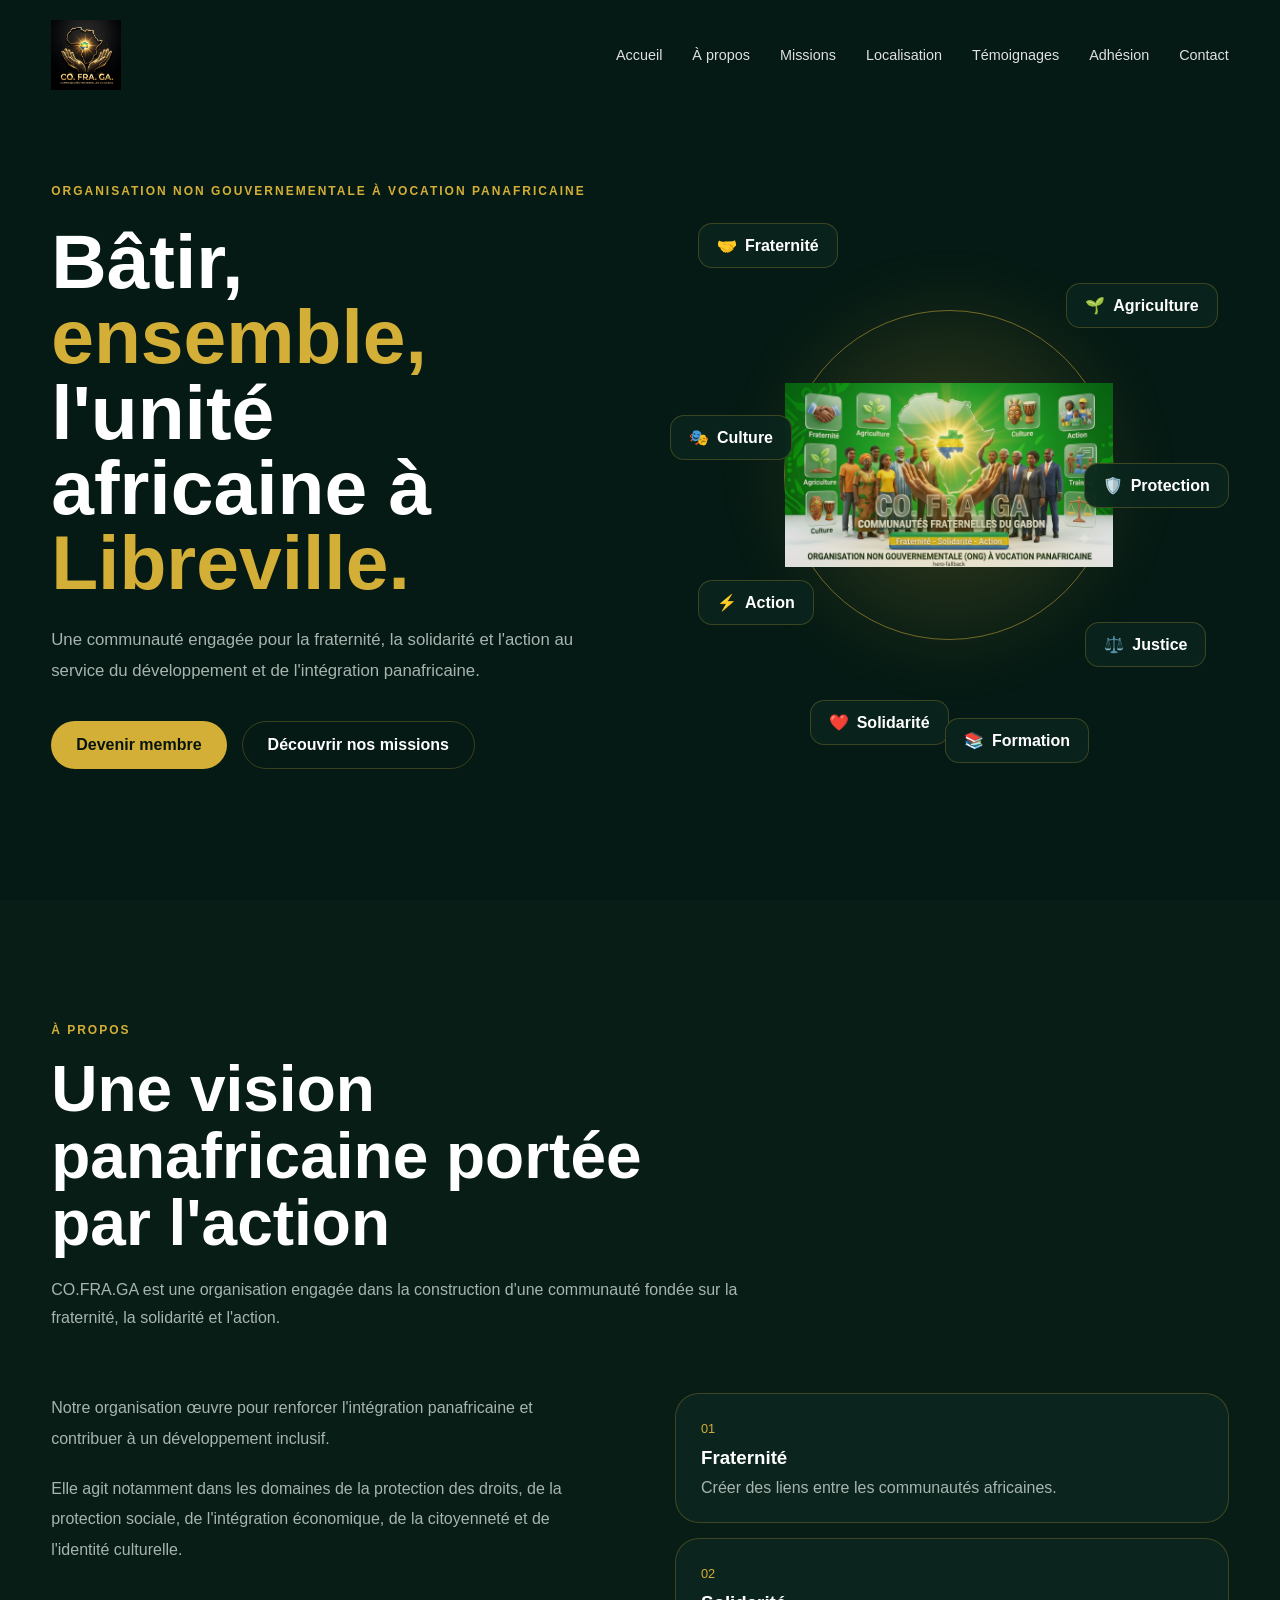
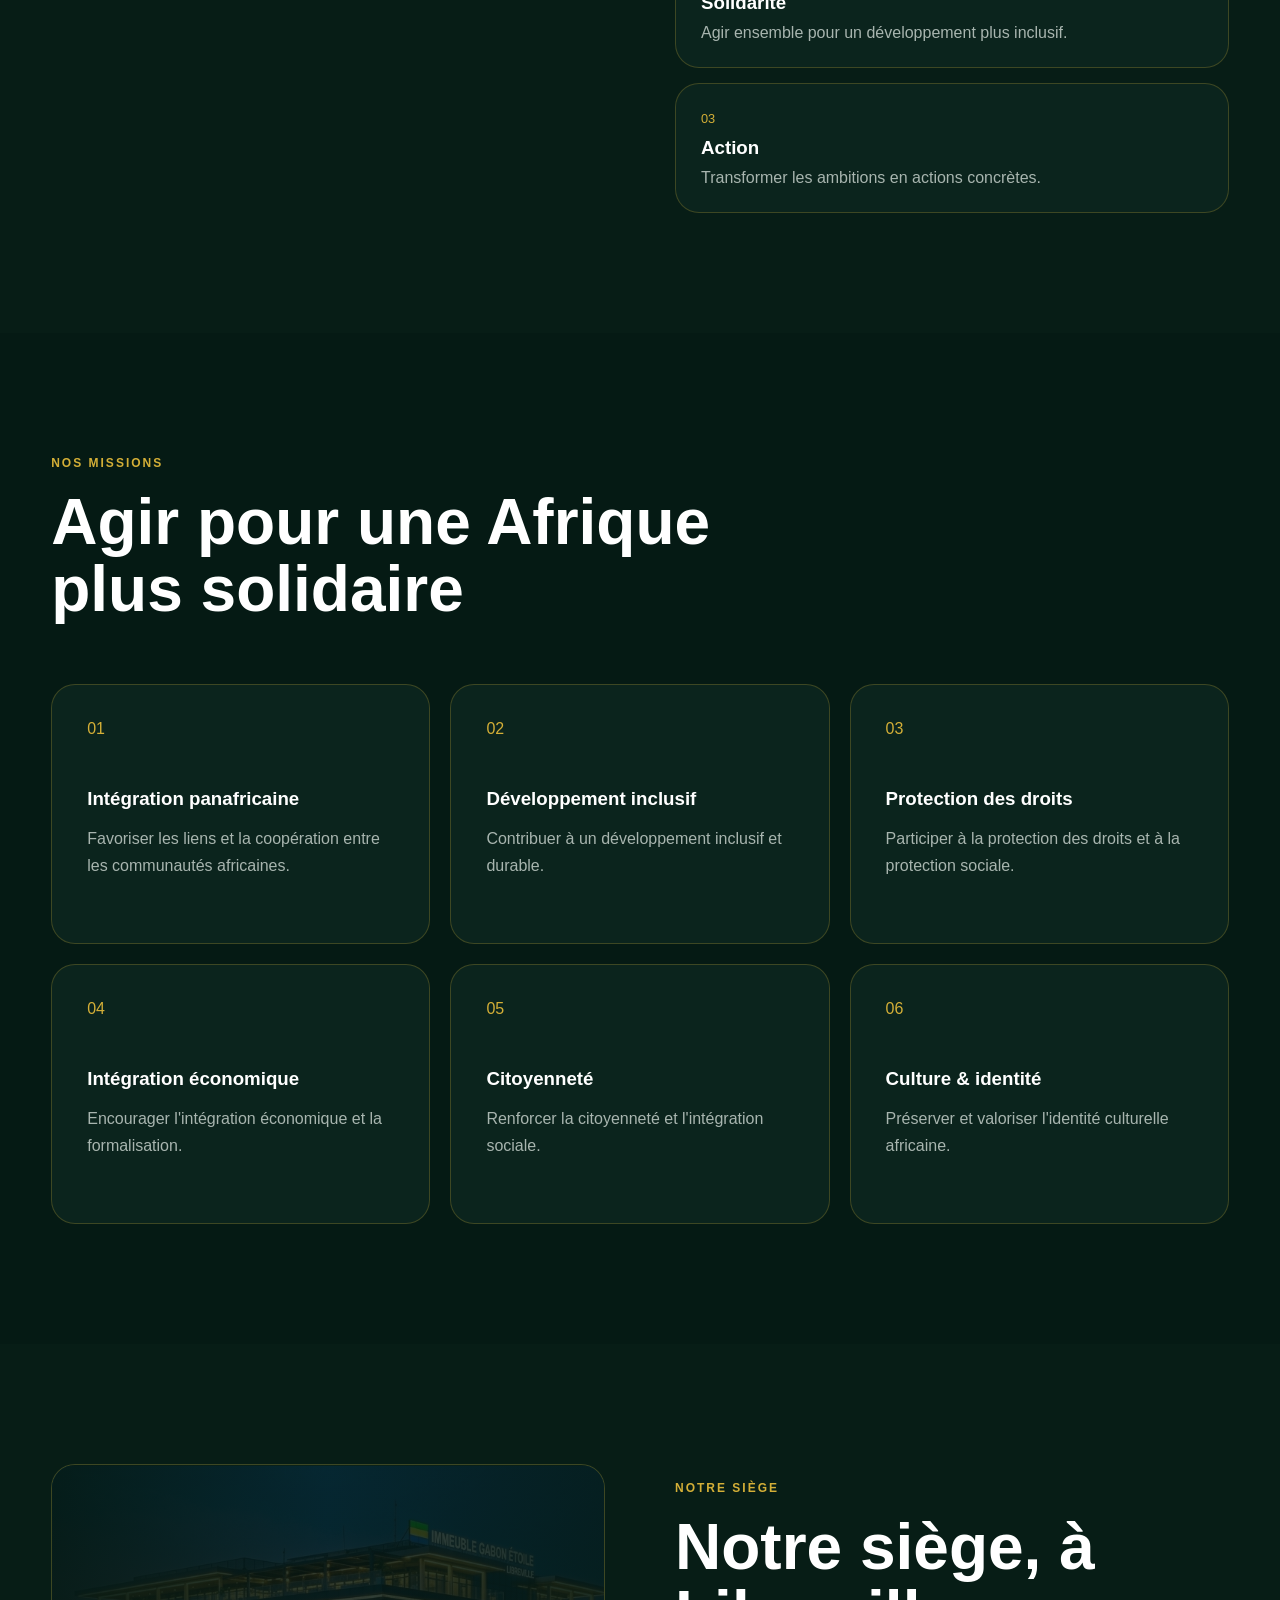
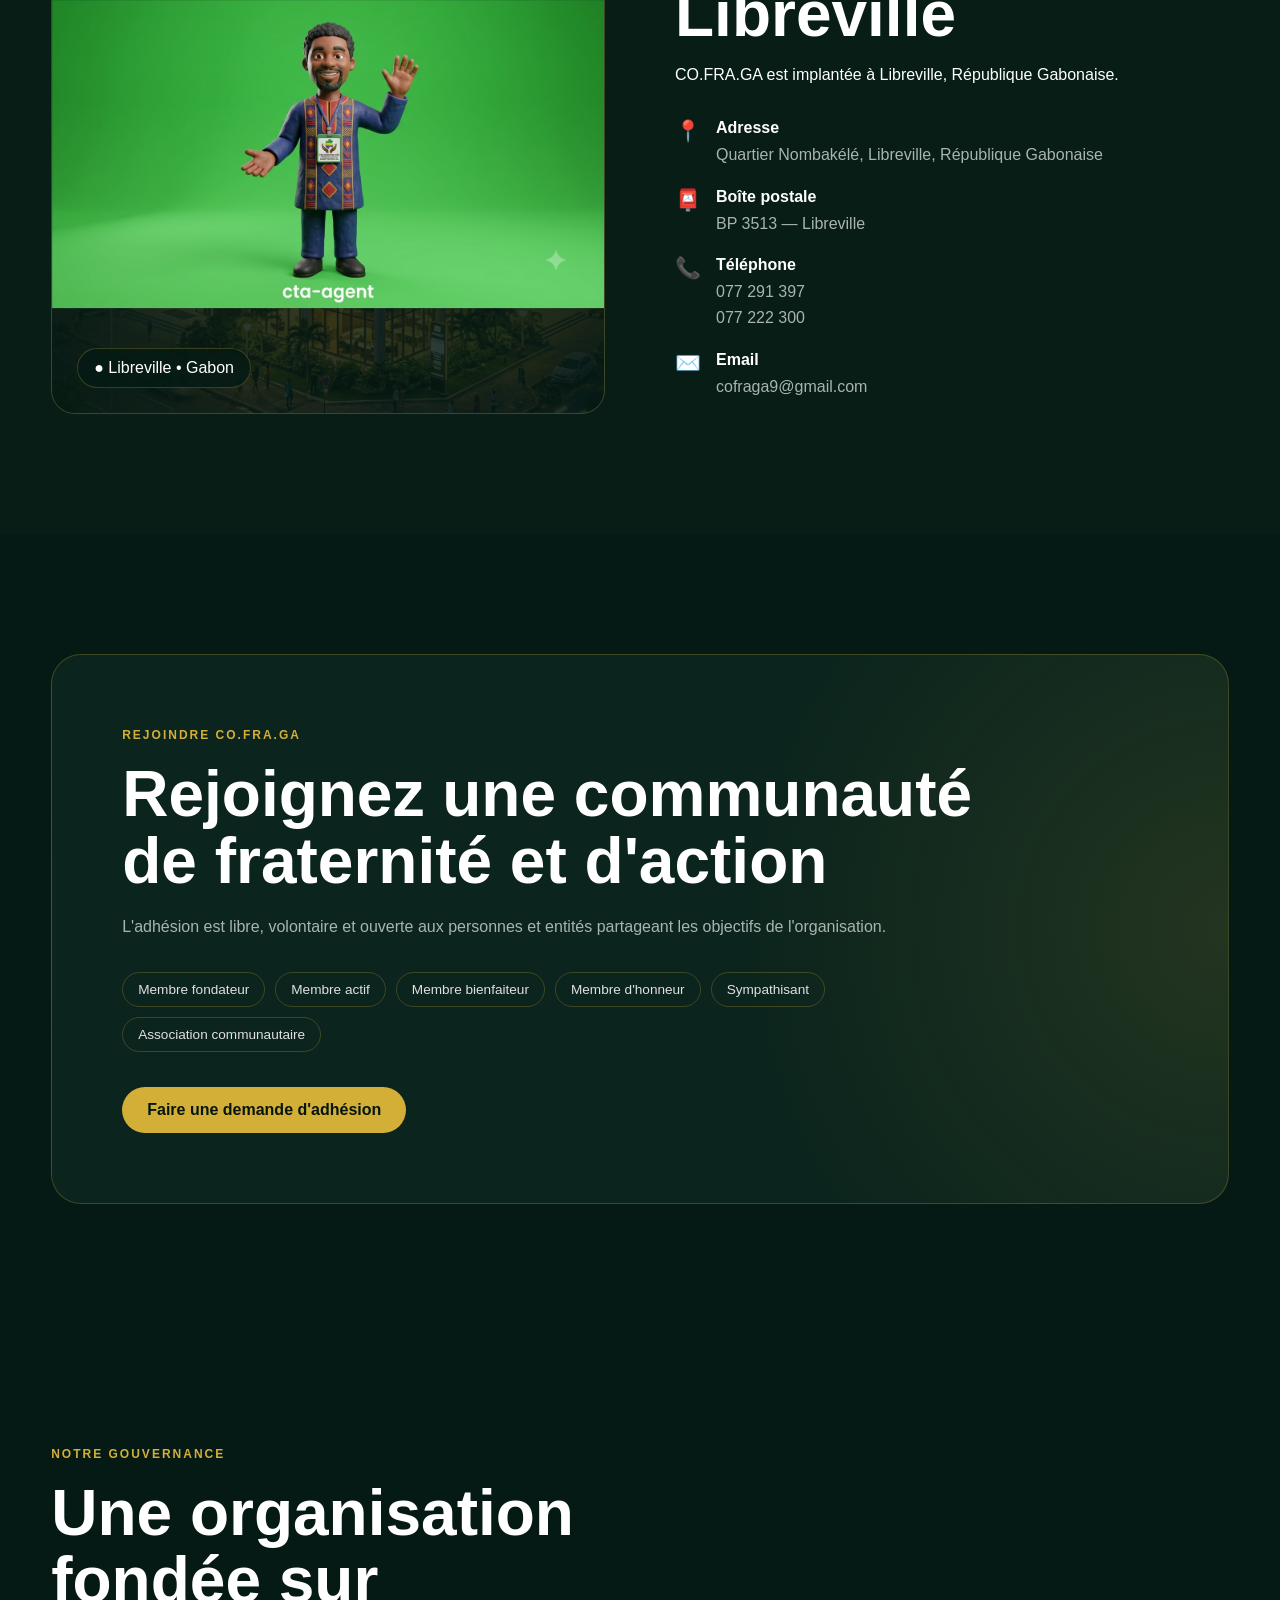
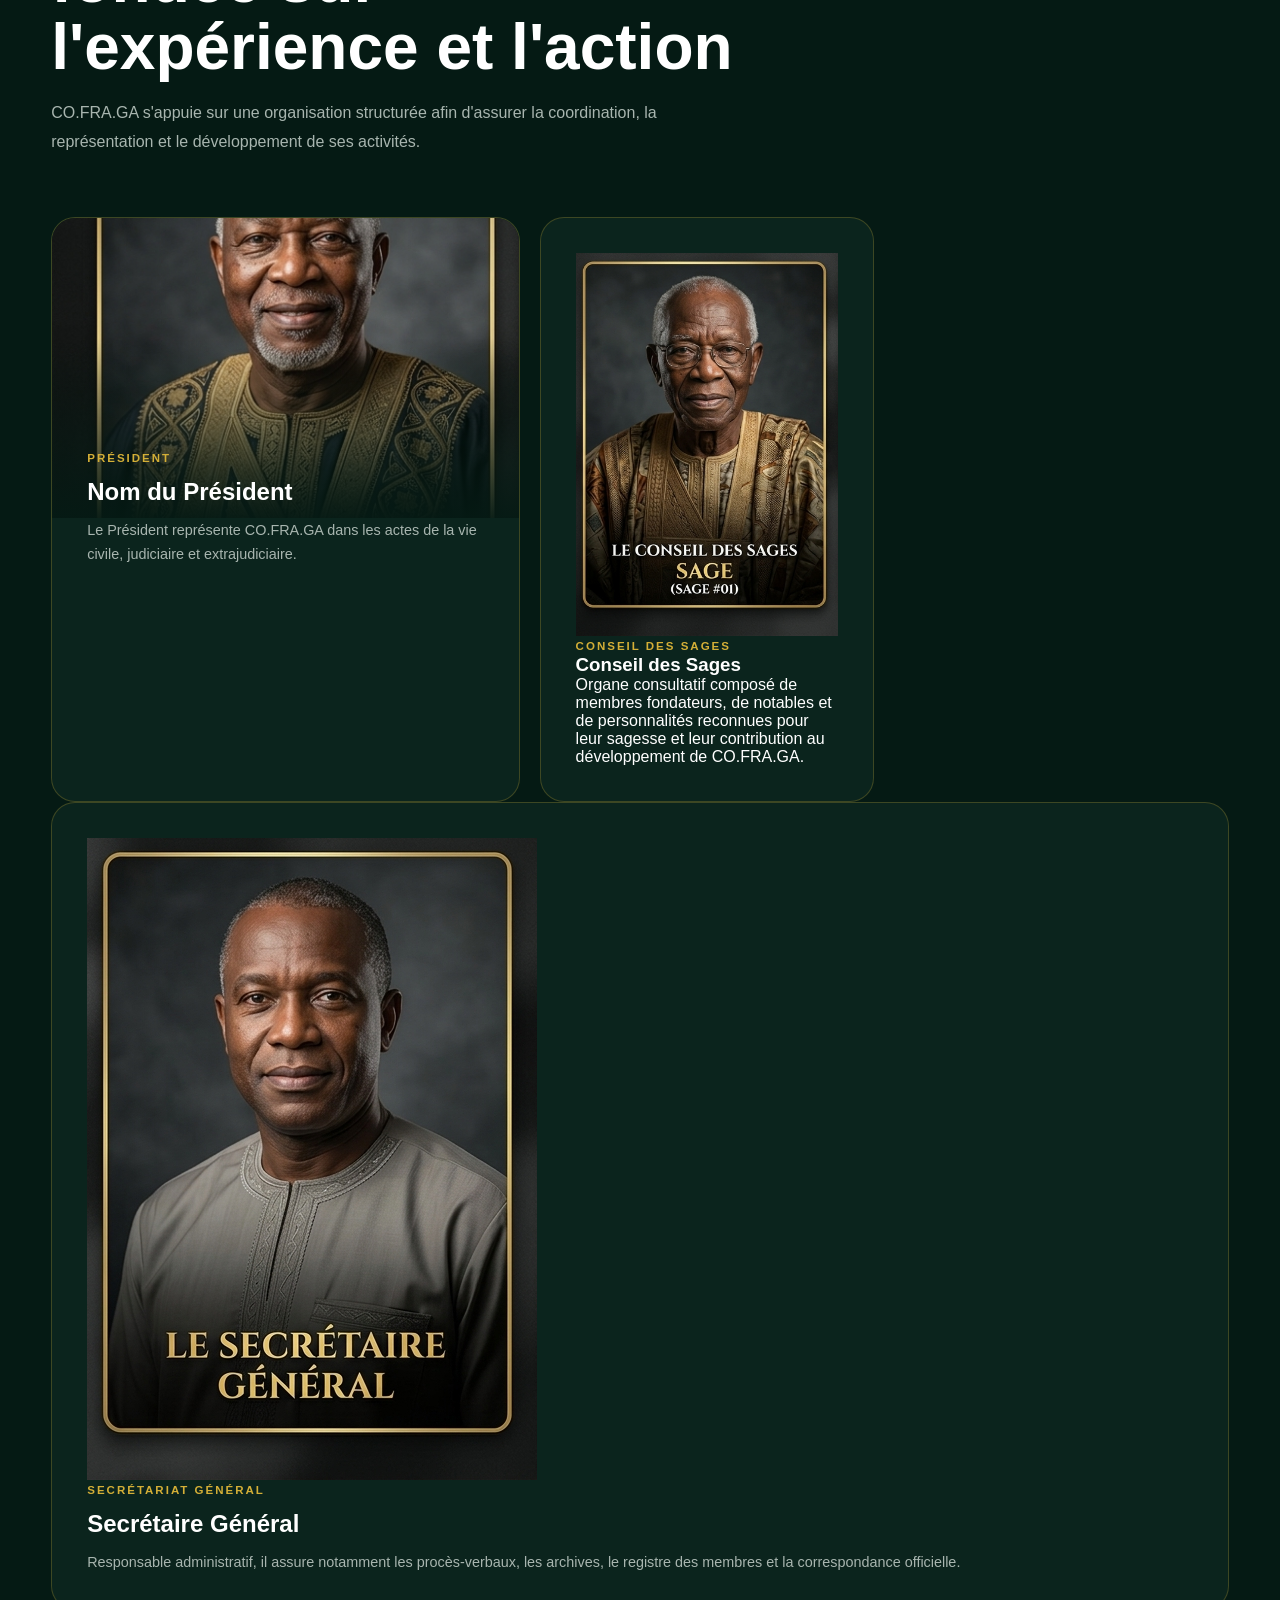
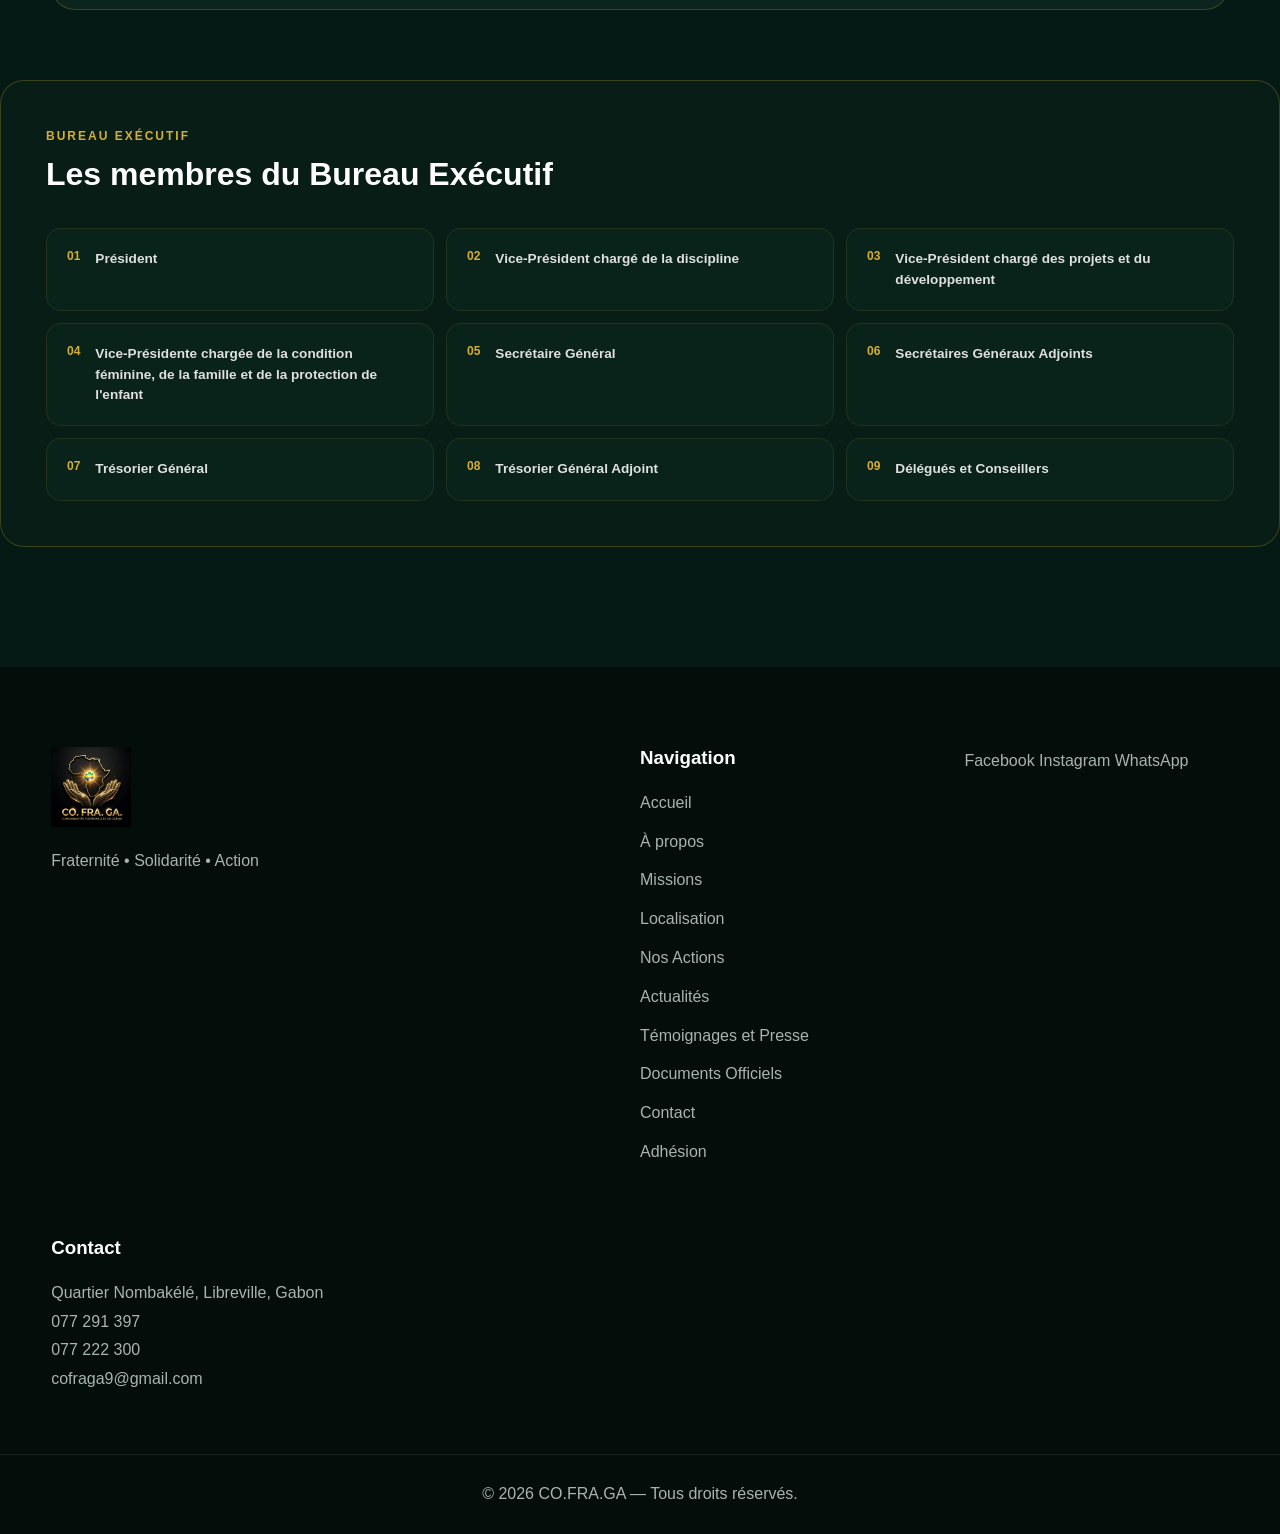
<file: index.html>
<!DOCTYPE html>
<html lang="fr">

<head>
    <meta charset="UTF-8">

    <meta name="viewport"
          content="width=device-width, initial-scale=1.0">

    <meta name="description"
          content="CO.FRA.GA — Organisation non gouvernementale à vocation panafricaine. Fraternité, Solidarité, Action.">

    <title>CO.FRA.GA | Fraternité • Solidarité • Action</title>

    <link rel="stylesheet" href="Acceuil.css">
</head>

<body>

    <!-- =========================
         NAVIGATION
    ========================== -->

    <header class="navbar" id="navbar">

        <div class="container nav-container">

            <a href="#accueil" class="logo">
                <img src="assets/images/logo cofraga.png"
                     alt="Logo CO.FRA.GA">
            </a>

            <button class="menu-toggle"
                    id="menu-toggle"
                    aria-label="Ouvrir le menu">
                ☰
            </button>

            <nav class="nav-menu" id="nav-menu">

                <a href="#accueil">Accueil</a>

                <a href="apropos.html">À propos</a>

                <a href="missions.html">Missions</a>

                <a href="localisation.html">Localisation</a>

                <a href="temoignage.html">Témoignages</a>

                <a href="#adhesion">Adhésion</a>

                <a href="#contact">Contact</a>

            </nav>

        </div>

    </header>


    <main>

        <!-- =========================
             HERO
        ========================== -->

        <section class="hero" id="accueil">

            <div class="container hero-container">

                <div class="hero-content reveal">

                    <span class="hero-badge">
                        Organisation non gouvernementale
                        à vocation panafricaine
                    </span>

                    <h1>
                        Bâtir,
                        <span>ensemble,</span>
                        l'unité africaine
                        à <span>Libreville.</span>
                    </h1>

                    <p>
                        Une communauté engagée pour la fraternité,
                        la solidarité et l'action au service du
                        développement et de l'intégration panafricaine.
                    </p>

                    <div class="hero-buttons">

                        <a href="#adhesion"
                           class="btn btn-primary">
                            Devenir membre
                        </a>

                        <a href="#missions"
                           class="btn btn-secondary">
                            Découvrir nos missions
                        </a>

                    </div>

                </div>


                <!-- VISUEL HERO -->

                <div class="hero-visual reveal">

                    <div class="hero-glow"></div>

                    <div class="africa-circle">

                    <img src="assets/images/hero.png" alt="Carte d'Afrique">

                        

                    </div>


                    <!-- Cartes flottantes -->

                    <div class="floating-card card-1">
                        <span>🤝</span>
                        <strong>Fraternité</strong>
                    </div>

                    <div class="floating-card card-2">
                        <span>🌱</span>
                        <strong>Agriculture</strong>
                    </div>

                    <div class="floating-card card-3">
                        <span>🎭</span>
                        <strong>Culture</strong>
                    </div>

                    <div class="floating-card card-4">
                        <span>🛡️</span>
                        <strong>Protection</strong>
                    </div>

                    <div class="floating-card card-5">
                        <span>⚡</span>
                        <strong>Action</strong>
                    </div>

                    <div class="floating-card card-6">
                        <span>⚖️</span>
                        <strong>Justice</strong>
                    </div>

                    <div class="floating-card card-7">
                        <span>❤️</span>
                        <strong>Solidarité</strong>
                    </div>

                    <div class="floating-card card-8">
                        <span>📚</span>
                        <strong>Formation</strong>
                    </div>

                </div>

            </div>

        </section>


        <!-- =========================
             À PROPOS
        ========================== -->

        <section class="about section" id="apropos">

            <div class="container">

                <div class="section-heading reveal">

                    <span class="section-label">
                        À PROPOS
                    </span>

                    <h2>
                        Une vision panafricaine
                        portée par l'action
                    </h2>

                    <p>
                        CO.FRA.GA est une organisation engagée
                        dans la construction d'une communauté
                        fondée sur la fraternité, la solidarité
                        et l'action.
                    </p>

                </div>


                <div class="about-grid">

                    <div class="about-text reveal">

                        <p>
                            Notre organisation œuvre pour renforcer
                            l'intégration panafricaine et contribuer
                            à un développement inclusif.
                        </p>

                        <p>
                            Elle agit notamment dans les domaines
                            de la protection des droits, de la
                            protection sociale, de l'intégration
                            économique, de la citoyenneté et de
                            l'identité culturelle.
                        </p>

                    </div>


                    <div class="about-values">

                        <div class="value-card reveal">
                            <span>01</span>
                            <h3>Fraternité</h3>
                            <p>
                                Créer des liens entre les communautés
                                africaines.
                            </p>
                        </div>

                        <div class="value-card reveal">
                            <span>02</span>
                            <h3>Solidarité</h3>
                            <p>
                                Agir ensemble pour un développement
                                plus inclusif.
                            </p>
                        </div>

                        <div class="value-card reveal">
                            <span>03</span>
                            <h3>Action</h3>
                            <p>
                                Transformer les ambitions en actions
                                concrètes.
                            </p>
                        </div>

                    </div>

                </div>

            </div>

        </section>


        <!-- =========================
             MISSIONS
        ========================== -->

        <section class="missions section"
                 id="missions">

            <div class="container">

                <div class="section-heading reveal">

                    <span class="section-label">
                        NOS MISSIONS
                    </span>

                    <h2>
                        Agir pour une Afrique
                        plus solidaire
                    </h2>

                </div>


                <div class="missions-grid">

                    <article class="mission-card reveal">

                        <div class="mission-number">
                            01
                        </div>

                        <h3>
                            Intégration panafricaine
                        </h3>

                        <p>
                            Favoriser les liens et la coopération
                            entre les communautés africaines.
                        </p>

                    </article>


                    <article class="mission-card reveal">

                        <div class="mission-number">
                            02
                        </div>

                        <h3>
                            Développement inclusif
                        </h3>

                        <p>
                            Contribuer à un développement inclusif
                            et durable.
                        </p>

                    </article>


                    <article class="mission-card reveal">

                        <div class="mission-number">
                            03
                        </div>

                        <h3>
                            Protection des droits
                        </h3>

                        <p>
                            Participer à la protection des droits
                            et à la protection sociale.
                        </p>

                    </article>


                    <article class="mission-card reveal">

                        <div class="mission-number">
                            04
                        </div>

                        <h3>
                            Intégration économique
                        </h3>

                        <p>
                            Encourager l'intégration économique
                            et la formalisation.
                        </p>

                    </article>


                    <article class="mission-card reveal">

                        <div class="mission-number">
                            05
                        </div>

                        <h3>
                            Citoyenneté
                        </h3>

                        <p>
                            Renforcer la citoyenneté et
                            l'intégration sociale.
                        </p>

                    </article>


                    <article class="mission-card reveal">

                        <div class="mission-number">
                            06
                        </div>

                        <h3>
                            Culture & identité
                        </h3>

                        <p>
                            Préserver et valoriser l'identité
                            culturelle africaine.
                        </p>

                    </article>

                </div>

            </div>

        </section>


        <!-- =========================
             LOCALISATION
        ========================== -->

        <section class="location section"
                 id="localisation">

            <div class="container">

                <div class="location-grid">


                    <!-- IMAGE -->

                    <div class="location-visual reveal">
                

                        <!-- Infrastructure en arrière-plan -->

                        <img src="assets/images/infrastructue.png"
                             alt="Infrastructure de CO.FRA.GA"
                             class="location-background">


                        <!-- Personne au premier plan -->

                        <img src="assets/images/homme.png"
                             alt="Représentant de CO.FRA.GA"
                             class="location-person">


                        <div class="location-tag">
                            ● Libreville • Gabon
                        </div>

                    </div>


                    <!-- INFORMATIONS -->

                    <div class="location-content reveal">

                        <span class="section-label">
                            NOTRE SIÈGE
                        </span>

                        <h2>
                            Notre siège,
                            à Libreville
                        </h2>

                        <p>
                            CO.FRA.GA est implantée à Libreville,
                            République Gabonaise.
                        </p>


                        <div class="contact-info">

                            <div class="contact-item">

                                <span>📍</span>

                                <div>
                                    <strong>Adresse</strong>
                                    <p>
                                        Quartier Nombakélé,
                                        Libreville,
                                        République Gabonaise
                                    </p>
                                </div>

                            </div>


                            <div class="contact-item">

                                <span>📮</span>

                                <div>
                                    <strong>Boîte postale</strong>
                                    <p>
                                        BP 3513 — Libreville
                                    </p>
                                </div>

                            </div>


                            <div class="contact-item">

                                <span>📞</span>

                                <div>
                                    <strong>Téléphone</strong>
                                    <p>
                                        077 291 397<br>
                                        077 222 300
                                    </p>
                                </div>

                            </div>


                            <div class="contact-item">

                                <span>✉️</span>

                                <div>
                                    <strong>Email</strong>
                                    <p>
                                        cofraga9@gmail.com
                                    </p>
                                </div>

                            </div>

                        </div>

                    </div>

                </div>

            </div>

        </section>


        <!-- =========================
             ADHÉSION
        ========================== -->

        <section class="membership section"
                 id="adhesion">

            <div class="container">

                <div class="membership-box reveal">

                    <div class="membership-content">

                        <span class="section-label">
                            REJOINDRE CO.FRA.GA
                        </span>

                        <h2>
                            Rejoignez une communauté
                            de fraternité et d'action
                        </h2>

                        <p>
                            L'adhésion est libre, volontaire
                            et ouverte aux personnes et entités
                            partageant les objectifs de
                            l'organisation.
                        </p>


                        <div class="member-categories">

                            <span>
                                Membre fondateur
                            </span>

                            <span>
                                Membre actif
                            </span>

                            <span>
                                Membre bienfaiteur
                            </span>

                            <span>
                                Membre d'honneur
                            </span>

                            <span>
                                Sympathisant
                            </span>

                            <span>
                                Association communautaire
                            </span>

                        </div>


                        <a href="mailto:cofraga9@gmail.com?subject=Demande%20d'adhésion%20CO.FRA.GA"
                           class="btn btn-primary">
                            Faire une demande d'adhésion
                        </a>

                    </div>

                </div>

            </div>

        </section>

    </main>


    <!-- =========================
     GOUVERNANCE
========================== -->

<section class="governance section" id="gouvernance">

    <div class="container">

        <div class="section-heading reveal">

            <span class="section-label">
                NOTRE GOUVERNANCE
            </span>

            <h2>
                Une organisation fondée
                sur l'expérience et l'action
            </h2>

            <p>
                CO.FRA.GA s'appuie sur une organisation
                structurée afin d'assurer la coordination,
                la représentation et le développement
                de ses activités.
            </p>

        </div>


        <!-- DIRECTION -->

        <div class="leadership-grid">

            <!-- PRÉSIDENT -->

            <article class="leader-card leader-main reveal">

                <div class="leader-image">

                    <!-- Remplacer par la photo réelle -->

                    <img src="assets/images/Président .png"
                         alt="Président de CO.FRA.GA">

                </div>

                <div class="leader-info">

                    <span class="leader-role">
                        PRÉSIDENT
                    </span>

                    <h3>
                        Nom du Président
                    </h3>

                    <p>
                        Le Président représente CO.FRA.GA
                        dans les actes de la vie civile,
                        judiciaire et extrajudiciaire.
                    </p>

                </div>

            </article>


            <!-- CONSEIL DES SAGES -->

            <article class="leader-card reveal">

                <img src="assets/images/conseils des sages.png"

                <div class="leader-info">

                    <span class="leader-role">
                        CONSEIL DES SAGES
                    </span>

                    <h3>
                        Conseil des Sages
                    </h3>

                    <p>
                        Organe consultatif composé de membres
                        fondateurs, de notables et de personnalités
                        reconnues pour leur sagesse et leur
                        contribution au développement de CO.FRA.GA.
                    </p>

                </div>

            </article>


            <!-- SECRÉTARIAT GÉNÉRAL -->

            <article class="leader-card reveal">

                <img src="assets/images/secretariat general.png"
                     alt="Secrétaire Général de CO.FRA.GA">

                <div class="leader-info">

                    <span class="leader-role">
                        SECRÉTARIAT GÉNÉRAL
                    </span>

                    <h3>
                        Secrétaire Général
                    </h3>

                    <p>
                        Responsable administratif,
                        il assure notamment les procès-verbaux,
                        les archives, le registre des membres
                        et la correspondance officielle.
                    </p>

                </div>

            </article>

        </div>


        <!-- BUREAU EXÉCUTIF -->

        <div class="executive-board reveal">

            <div class="executive-heading">

                <span class="section-label">
                    BUREAU EXÉCUTIF
                </span>

                <h3>
                    Les membres du Bureau Exécutif
                </h3>

            </div>


            <div class="executive-grid">

                <div class="executive-item">
                    <span>01</span>
                    <strong>Président</strong>
                </div>

                <div class="executive-item">
                    <span>02</span>
                    <strong>Vice-Président chargé de la discipline</strong>
                </div>

                <div class="executive-item">
                    <span>03</span>
                    <strong>
                        Vice-Président chargé des projets
                        et du développement
                    </strong>
                </div>

                <div class="executive-item">
                    <span>04</span>
                    <strong>
                        Vice-Présidente chargée de la
                        condition féminine, de la famille
                        et de la protection de l'enfant
                    </strong>
                </div>

                <div class="executive-item">
                    <span>05</span>
                    <strong>
                        Secrétaire Général
                    </strong>
                </div>

                <div class="executive-item">
                    <span>06</span>
                    <strong>
                        Secrétaires Généraux Adjoints
                    </strong>
                </div>

                <div class="executive-item">
                    <span>07</span>
                    <strong>
                        Trésorier Général
                    </strong>
                </div>

                <div class="executive-item">
                    <span>08</span>
                    <strong>
                        Trésorier Général Adjoint
                    </strong>
                </div>

                <div class="executive-item">
                    <span>09</span>
                    <strong>
                        Délégués et Conseillers
                    </strong>
                </div>

            </div>

        </div>

    </div>

</section>


    <!-- =========================
         FOOTER
    ========================== -->

    <footer class="footer"
            id="contact">

        <div class="container footer-grid">

            <div>

                <img src="assets/images/logo cofraga.png"
                     alt="CO.FRA.GA"
                     class="footer-logo">

                <p>
                    Fraternité • Solidarité • Action
                </p>

            </div>


            <div>

                <h3>
                    Navigation
                </h3>

                <a href="#accueil">Accueil</a>
                <a href="apropos.html">À propos</a>
                <a href="#missions">Missions</a>
                <a href="#localisation">Localisation</a>
                <a href="#nosactions">Nos Actions</a>
                <a href="#actualite">Actualités</a>
                <a href="#temoignage/presse">Témoignages et Presse</a>
                <a href="#documentsofficiels">Documents Officiels</a>
                <a href="#contact">Contact</a>
                <a href="#adhesion">Adhésion</a>

            </div>


            <div class="social-links">


    <a href="#" aria-label="Facebook">
        Facebook
    </a>



    <a href="#" aria-label="Instagram">
        Instagram
    </a>



    <a href="#" aria-label="WhatsApp">
        WhatsApp
    </a>

   </div>      

            <div>

                <h3>
                    Contact
                </h3>

                <p>
                    Quartier Nombakélé,
                    Libreville, Gabon
                </p>

                <p>
                    077 291 397<br>
                    077 222 300
                </p>

                <a href="mailto:cofraga9@gmail.com">
                    cofraga9@gmail.com
                </a>

            </div>

        </div>


        <div class="footer-bottom">

            <p>
                © <span id="year"></span>
                CO.FRA.GA — Tous droits réservés.
            </p>

        </div>

    </footer>


    <script src="script.js"></script>

</body>
</html>
</file>
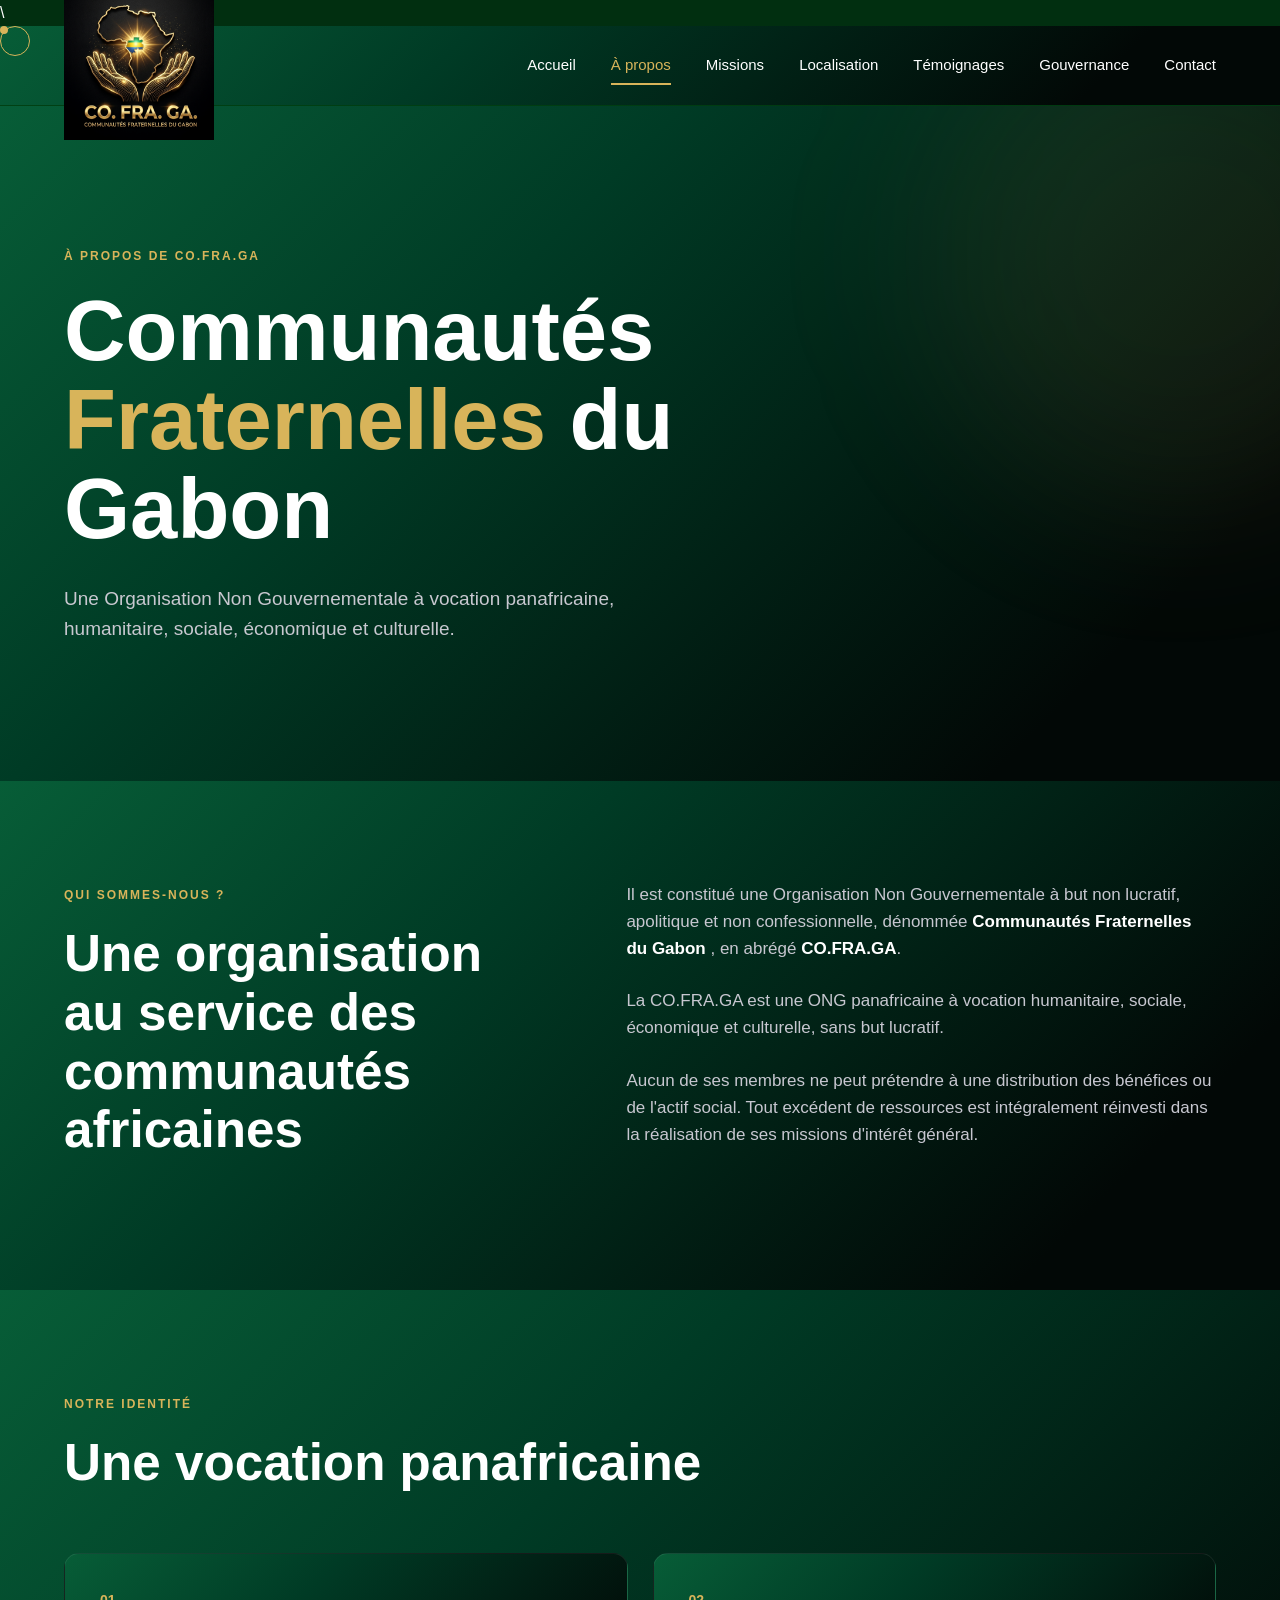
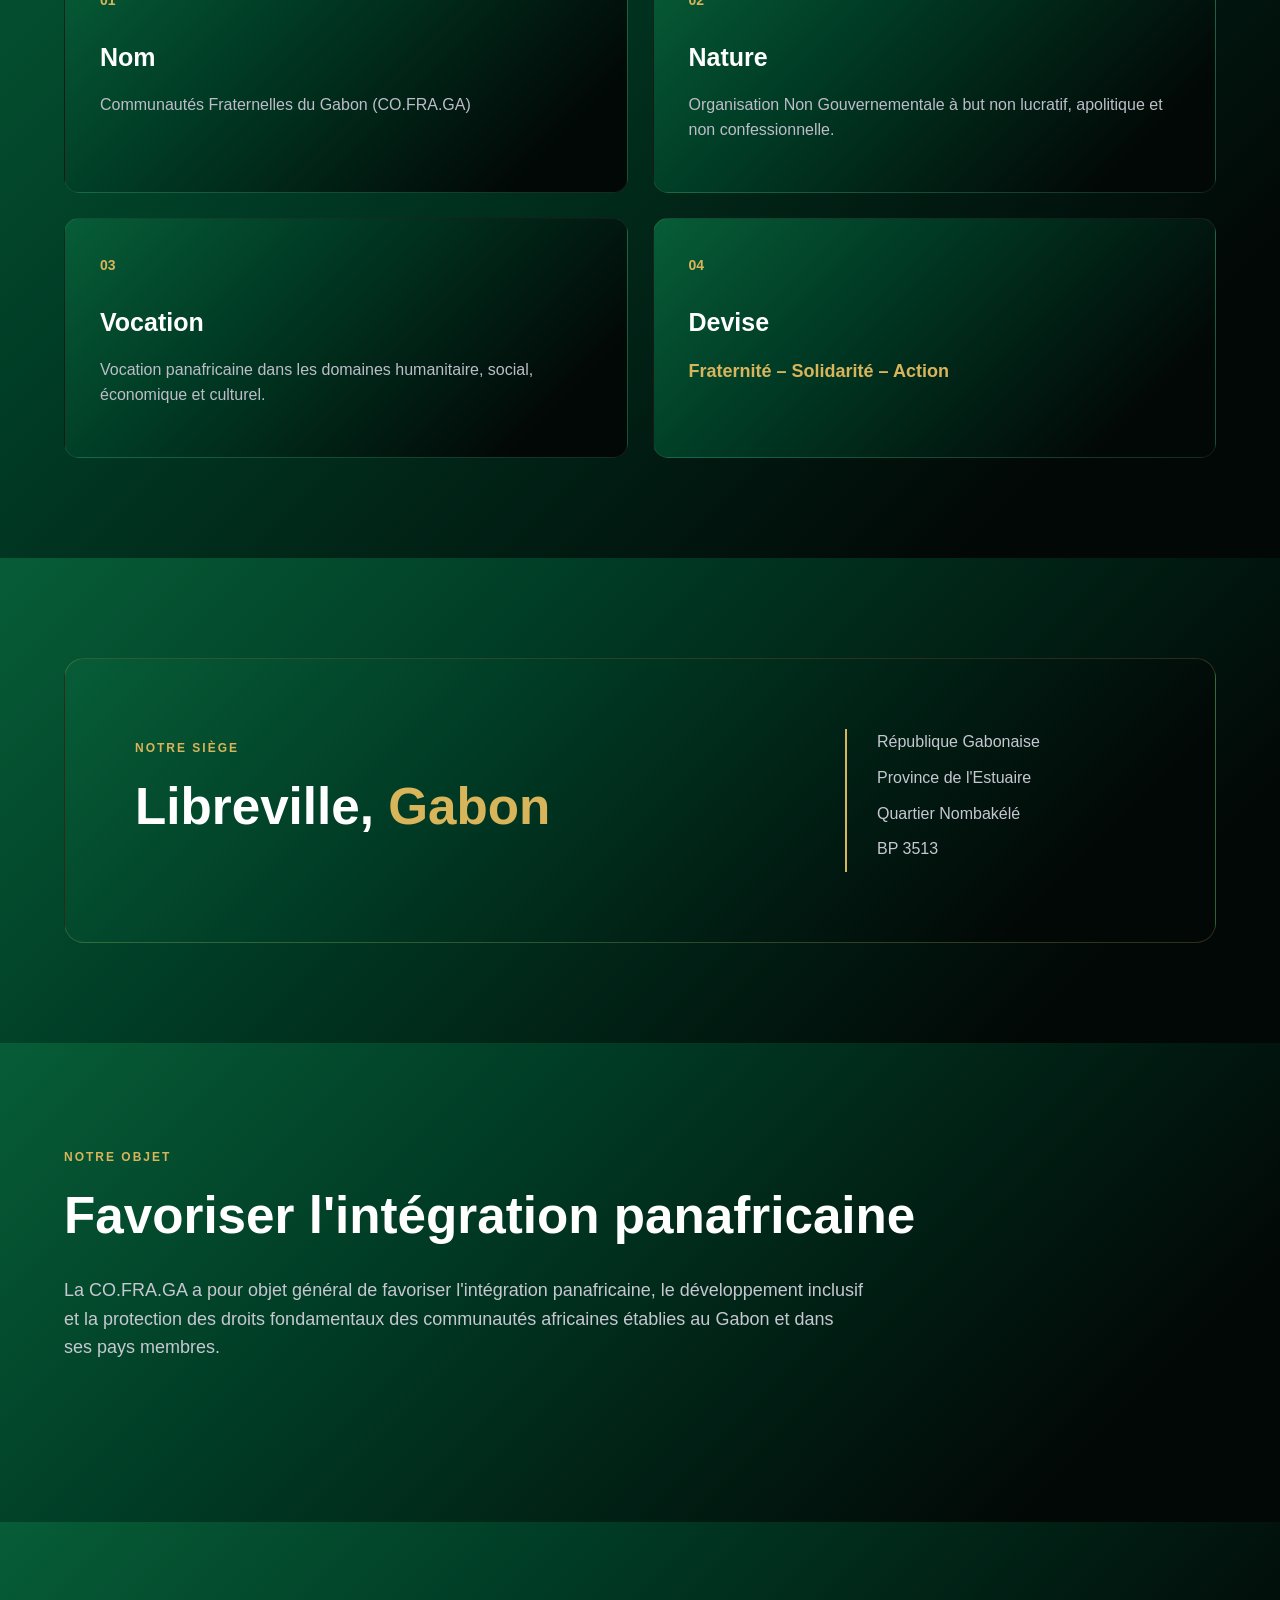
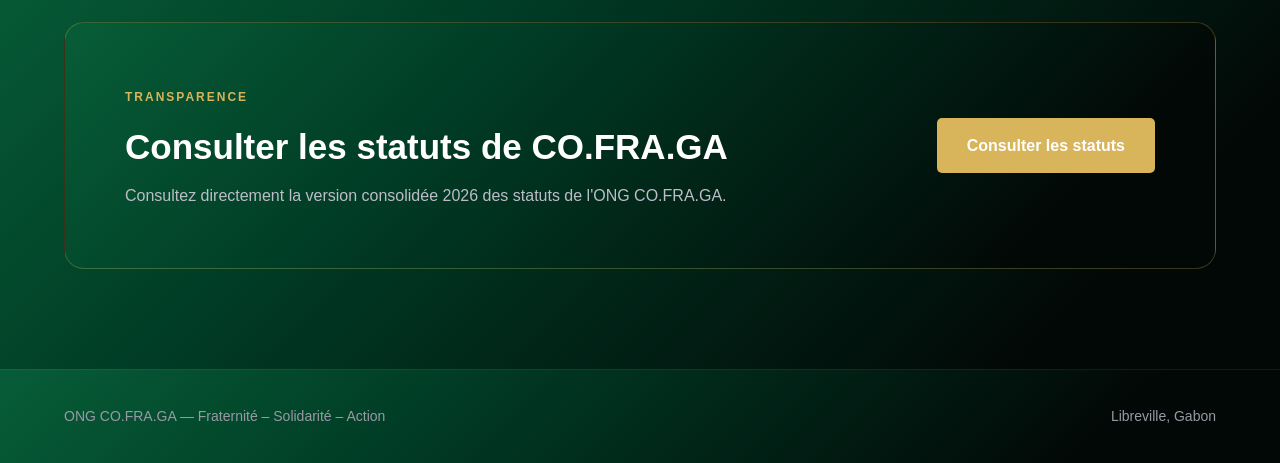
<file: apropos.html>
<!DOCTYPE html>
<html lang="fr">

<head>
    <meta charset="UTF-8">
    <meta name="viewport" content="width=device-width, initial-scale=1.0">
    <title>À propos | CO.FRA.GA</title>
    <link rel="stylesheet" href="apropos.css">
</head>
<body>\

     <!-- CURSEUR -->
    <div class="cursor"></div>
    <div class="cursor-follower"></div>





    <!-- ==============================
         NAVIGATION
    =============================== -->

    <header class="navbar">

        <div class="nav-logo">
        <img src="assets/images/logo cofraga.png" alt="CO.FRA.GA">
        </div>

            <nav>
                <a href="index.html">Accueil</a>

                <a href="apropos.html" class="active">À propos</a>

                <a href="missions.html">Missions</a>

                 <a href="#localisation">Localisation</a>

                <a href="temoignage.html">Témoignages</a>

                <a href="gouvernance.html">Gouvernance</a>

                <a href="contact.html">Contact</a>
            </nav>

        </div>

    </header>






    <!-- ==============================
         HERO À PROPOS
    =============================== -->

    <main>

        <section class="about-hero">

            <div class="container">

                <span class="section-label">
                    À PROPOS DE CO.FRA.GA
                </span>

                <h1>
                    Communautés
                    <span>Fraternelles</span>
                    du Gabon
                </h1>

                <p>
                    Une Organisation Non Gouvernementale à vocation
                    panafricaine, humanitaire, sociale, économique
                    et culturelle.
                </p>

            </div>

        </section>


        <!-- ==============================
             QUI SOMMES-NOUS ?
        =============================== -->

        <section class="about-introduction section">

            <div class="container">

                <div class="about-grid">

                    <div class="about-heading">

                        <span class="section-label">
                            QUI SOMMES-NOUS ?
                        </span>

                        <h2>
                            Une organisation au service
                            des communautés africaines
                        </h2>

                    </div>


                    <div class="about-description">

                        <p>
                            Il est constitué une Organisation Non
                            Gouvernementale à but non lucratif,
                            apolitique et non confessionnelle,
                            dénommée
                            <strong>
                                Communautés Fraternelles du Gabon
                            </strong>,
                            en abrégé
                            <strong>CO.FRA.GA</strong>.
                        </p>

                        <p>
                            La CO.FRA.GA est une ONG panafricaine
                            à vocation humanitaire, sociale,
                            économique et culturelle, sans but
                            lucratif.
                        </p>

                        <p>
                            Aucun de ses membres ne peut prétendre
                            à une distribution des bénéfices ou de
                            l'actif social. Tout excédent de ressources
                            est intégralement réinvesti dans la
                            réalisation de ses missions d'intérêt
                            général.
                        </p>

                    </div>

                </div>

            </div>

        </section>


        <!-- ==============================
             IDENTITÉ
        =============================== -->

        <section class="about-identity section">

            <div class="container">

                <div class="section-heading">

                    <span class="section-label">
                        NOTRE IDENTITÉ
                    </span>

                    <h2>
                        Une vocation panafricaine
                    </h2>

                </div>


                <div class="identity-grid">

                    <article class="identity-card">

                        <span class="identity-number">01</span>

                        <h3>Nom</h3>

                        <p>
                            Communautés Fraternelles du Gabon
                            (CO.FRA.GA)
                        </p>

                    </article>


                    <article class="identity-card">

                        <span class="identity-number">02</span>

                        <h3>Nature</h3>

                        <p>
                            Organisation Non Gouvernementale
                            à but non lucratif, apolitique et
                            non confessionnelle.
                        </p>

                    </article>


                    <article class="identity-card">

                        <span class="identity-number">03</span>

                        <h3>Vocation</h3>

                        <p>
                            Vocation panafricaine dans les domaines
                            humanitaire, social, économique
                            et culturel.
                        </p>

                    </article>


                    <article class="identity-card">

                        <span class="identity-number">04</span>

                        <h3>Devise</h3>

                        <p class="motto">
                            Fraternité – Solidarité – Action
                        </p>

                    </article>

                </div>

            </div>

        </section>


        <!-- ==============================
             SIÈGE
        =============================== -->

        <section class="about-location section">

            <div class="container">

                <div class="location-box">

                    <div>

                        <span class="section-label">
                            NOTRE SIÈGE
                        </span>

                        <h2>
                            Libreville,
                            <span>Gabon</span>
                        </h2>

                    </div>

                    <div class="location-details">

                        <p>
                            République Gabonaise
                        </p>

                        <p>
                            Province de l'Estuaire
                        </p>

                        <p>
                            Quartier Nombakélé
                        </p>

                        <p>
                            BP 3513
                        </p>

                    </div>

                </div>

            </div>

        </section>


        <!-- ==============================
             OBJET
        =============================== -->

        <section class="about-object section">

            <div class="container">

                <div class="section-heading">

                    <span class="section-label">
                        NOTRE OBJET
                    </span>

                    <h2>
                        Favoriser l'intégration
                        panafricaine
                    </h2>

                    <p>
                        La CO.FRA.GA a pour objet général de favoriser
                        l'intégration panafricaine, le développement
                        inclusif et la protection des droits
                        fondamentaux des communautés africaines
                        établies au Gabon et dans ses pays membres.
                    </p>

                </div>

            </div>

        </section>


        <!-- ==============================
             DOCUMENT OFFICIEL
        =============================== -->

        <section class="about-document section">

            <div class="container">

                <div class="document-card">

                    <div>

                        <span class="section-label">
                            TRANSPARENCE
                        </span>

                        <h2>
                            Consulter les statuts
                            de CO.FRA.GA
                        </h2>

                        <p>
                            Consultez directement la version
                            consolidée 2026 des statuts de
                            l'ONG CO.FRA.GA.
                        </p>

                    </div>

                    <a
                        href="assets/documents/statuts-cofraga-2026.pdf"
                        target="_blank"
                        class="btn btn-gold"
                    >
                        Consulter les statuts
                    </a>

                </div>

            </div>

        </section>

    </main>


    <!-- ==============================
         FOOTER
    =============================== -->

    <footer>

        <div class="container">

            <p>
                ONG CO.FRA.GA — Fraternité – Solidarité – Action
            </p>

            <p>
                Libreville, Gabon
            </p>

        </div>

    </footer>

      <script src="script.js"></script>

</body>

</html>
</file>
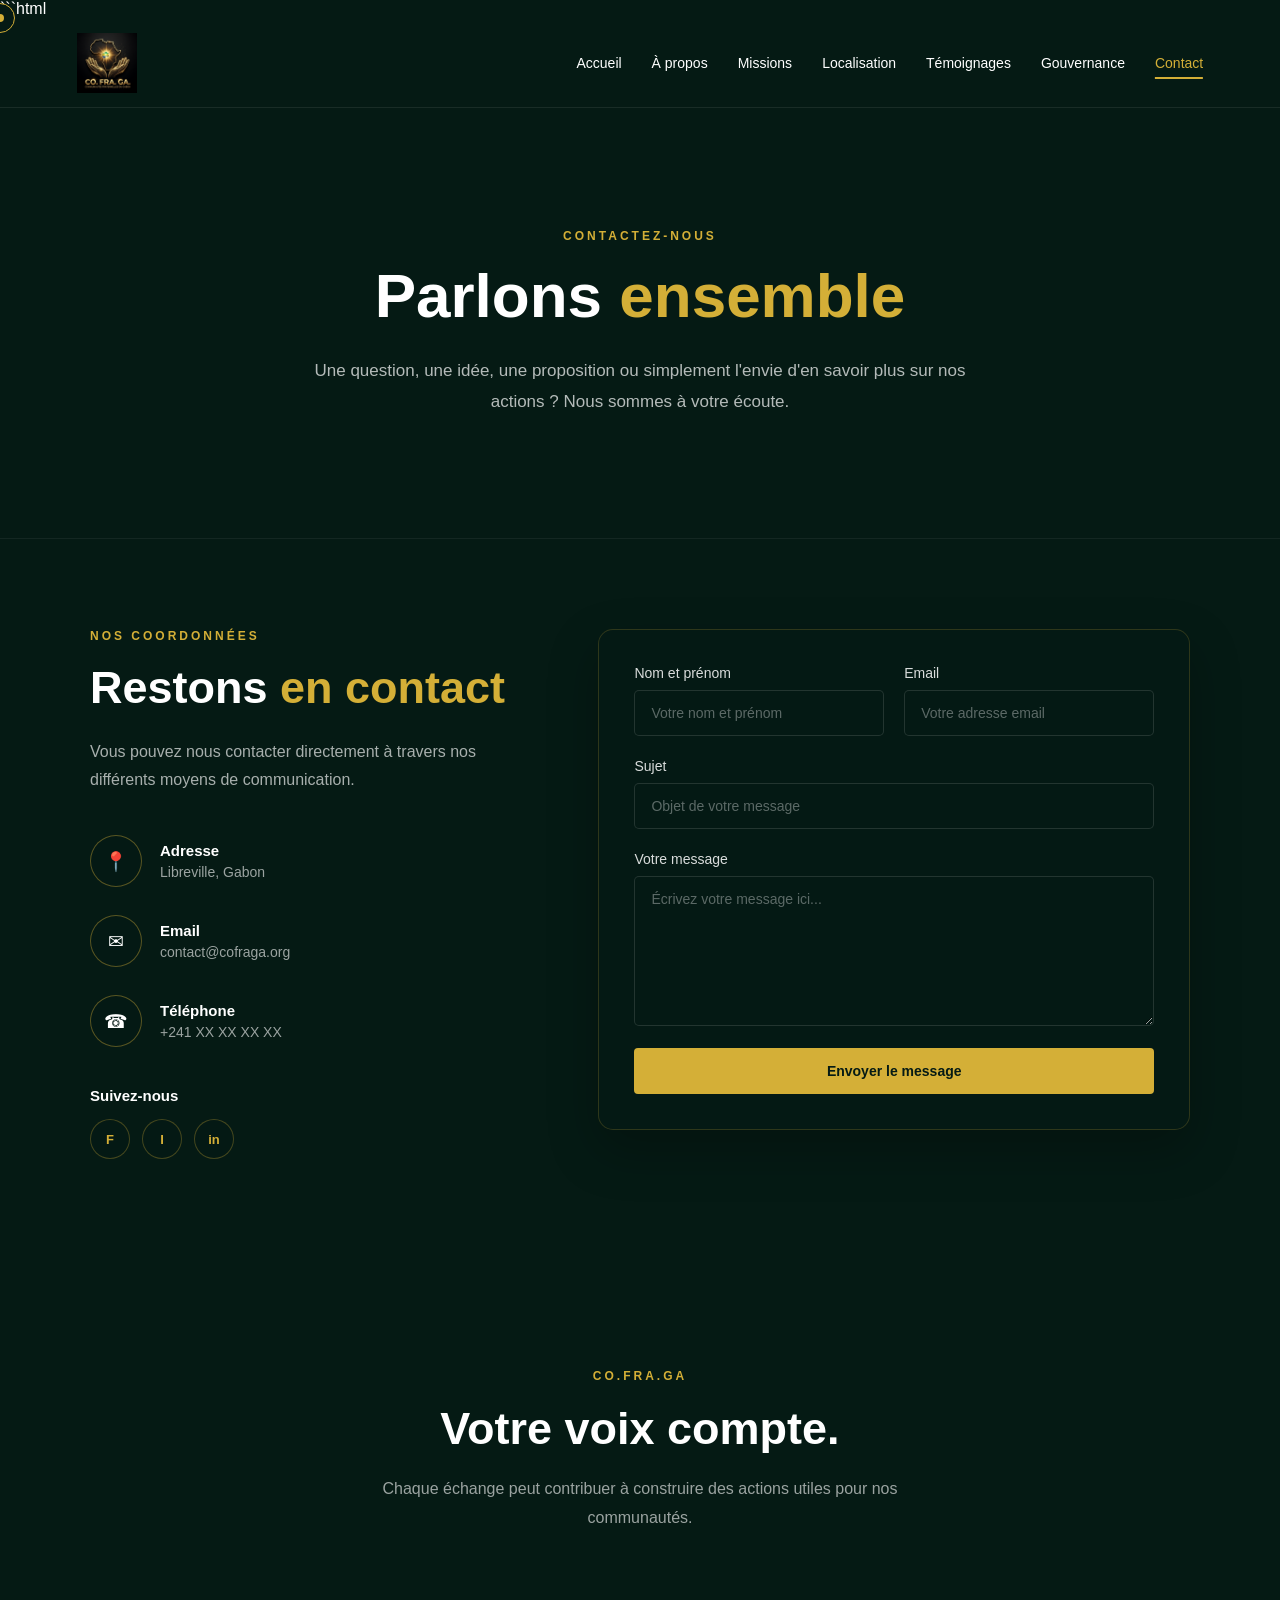
<file: contact.html>
```html
<!DOCTYPE html>
<html lang="fr">

<head>
    <meta charset="UTF-8">
    <meta name="viewport" content="width=device-width, initial-scale=1.0">
    <title>Contact | CO.FRA.GA</title>
    <link rel="stylesheet" href="contact.css">
</head>

<body>

    <!-- Curseur -->
    <div class="cursor"></div>
    <div class="cursor-follower"></div>


    <!-- Navigation -->
    <header class="navbar">

        <a href="acceuil.html" class="logo">
            <img src="assets/images/logo cofraga.png" alt="Logo CO.FRA.GA">
        </a>

        <nav class="navigation">

            <a href="index.html">Accueil</a>
            <a href="apropos.html">À propos</a>
            <a href="missions.html">Missions</a>
            <a href="localisation.html">Localisation</a>
            <a href="temoignage.html">Témoignages</a>
            <a href="gouvernance.html">Gouvernance</a>
            <a href="contact.html" class="active">Contact</a>

        </nav>

    </header>


    <!-- Contenu principal -->
    <main>

        <!-- Introduction -->
        <section class="contact-intro">

            <div class="intro-content">

                <span class="label">CONTACTEZ-NOUS</span>

                <h1>
                    Parlons
                    <span>ensemble</span>
                </h1>

                <p>
                    Une question, une idée, une proposition ou simplement
                    l'envie d'en savoir plus sur nos actions ?
                    Nous sommes à votre écoute.
                </p>

            </div>

        </section>


        <!-- Section contact -->
        <section class="contact-section">

            <div class="contact-container">


                <!-- Informations -->
                <div class="contact-info">

                    <span class="label">NOS COORDONNÉES</span>

                    <h2>
                        Restons
                        <span>en contact</span>
                    </h2>

                    <p class="contact-description">
                        Vous pouvez nous contacter directement à travers
                        nos différents moyens de communication.
                    </p>


                    <!-- Adresse -->
                    <div class="contact-item">

                        <div class="contact-icon">
                            📍
                        </div>

                        <div>
                            <h3>Adresse</h3>
                            <p>Libreville, Gabon</p>
                        </div>

                    </div>


                    <!-- Email -->
                    <div class="contact-item">

                        <div class="contact-icon">
                            ✉
                        </div>

                        <div>
                            <h3>Email</h3>
                            <p>contact@cofraga.org</p>
                        </div>

                    </div>


                    <!-- Téléphone -->
                    <div class="contact-item">

                        <div class="contact-icon">
                            ☎
                        </div>

                        <div>
                            <h3>Téléphone</h3>
                            <p>+241 XX XX XX XX</p>
                        </div>

                    </div>


                    <!-- Réseaux sociaux -->
                    <div class="socials">

                        <h3>Suivez-nous</h3>

                        <div class="social-links">

                            <a href="#" aria-label="Facebook">
                                F
                            </a>

                            <a href="#" aria-label="Instagram">
                                I
                            </a>

                            <a href="#" aria-label="LinkedIn">
                                in
                            </a>

                        </div>

                    </div>

                </div>


                <!-- Formulaire -->
                <div class="contact-form-container">

                    <form class="contact-form">

                        <div class="form-row">

                            <div class="form-group">

                                <label for="nom">
                                    Nom et prénom
                                </label>

                                <input
                                    type="text"
                                    id="nom"
                                    name="nom"
                                    placeholder="Votre nom et prénom"
                                    required
                                >

                            </div>


                            <div class="form-group">

                                <label for="email">
                                    Email
                                </label>

                                <input
                                    type="email"
                                    id="email"
                                    name="email"
                                    placeholder="Votre adresse email"
                                    required
                                >

                            </div>

                        </div>


                        <div class="form-group">

                            <label for="sujet">
                                Sujet
                            </label>

                            <input
                                type="text"
                                id="sujet"
                                name="sujet"
                                placeholder="Objet de votre message"
                                required
                            >

                        </div>


                        <div class="form-group">

                            <label for="message">
                                Votre message
                            </label>

                            <textarea
                                id="message"
                                name="message"
                                rows="7"
                                placeholder="Écrivez votre message ici..."
                                required
                            ></textarea>

                        </div>


                        <button type="submit">
                            Envoyer le message
                        </button>

                    </form>

                </div>

            </div>

        </section>


        <!-- Message final -->
        <section class="contact-bottom">

            <span class="label">CO.FRA.GA</span>

            <h2>
                Votre voix compte.
            </h2>

            <p>
                Chaque échange peut contribuer à construire
                des actions utiles pour nos communautés.
            </p>

        </section>

    </main>


    <!-- Curseur -->
    <script>

        const cursor = document.querySelector(".cursor");
        const follower = document.querySelector(".cursor-follower");

        document.addEventListener("mousemove", function(event) {

            cursor.style.left = event.clientX + "px";
            cursor.style.top = event.clientY + "px";

            follower.style.left = event.clientX + "px";
            follower.style.top = event.clientY + "px";

        });

    </script>

    
    <script src="script.js"></script>

</body>

</html>
</file>
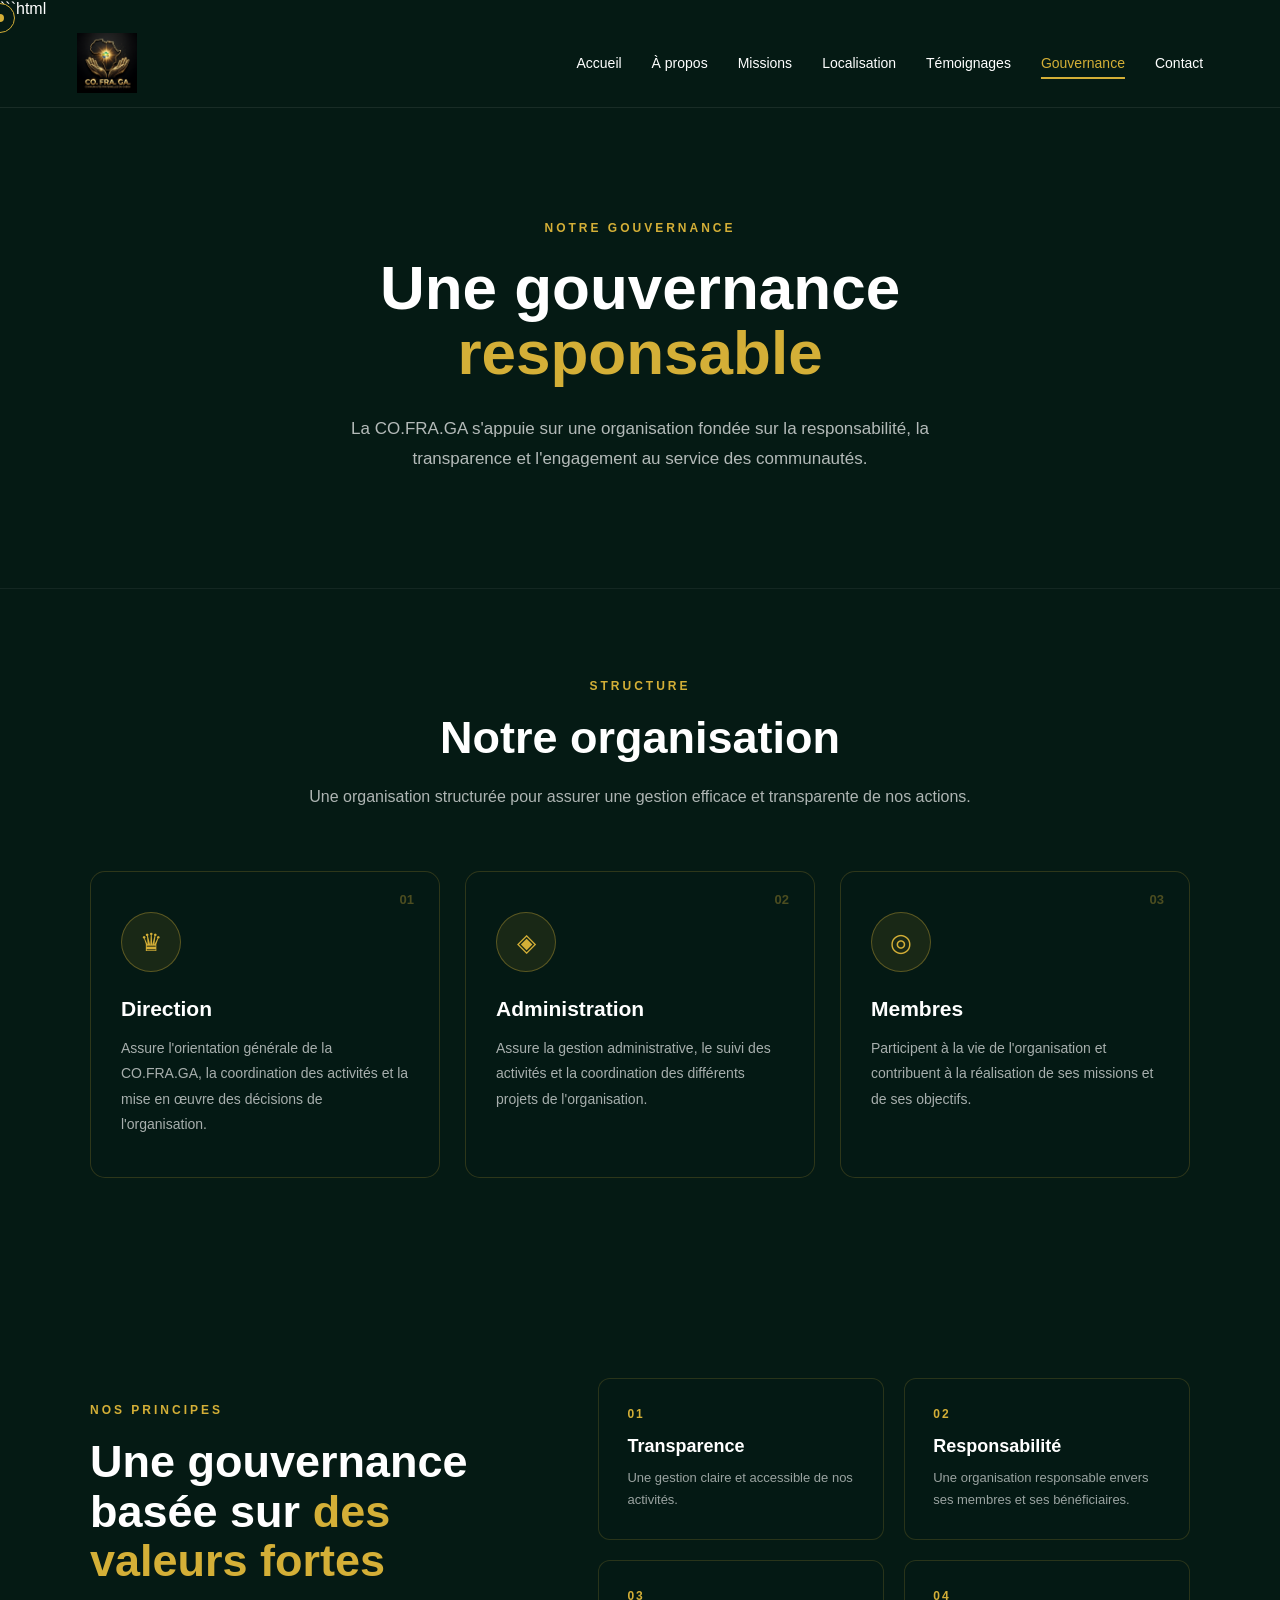
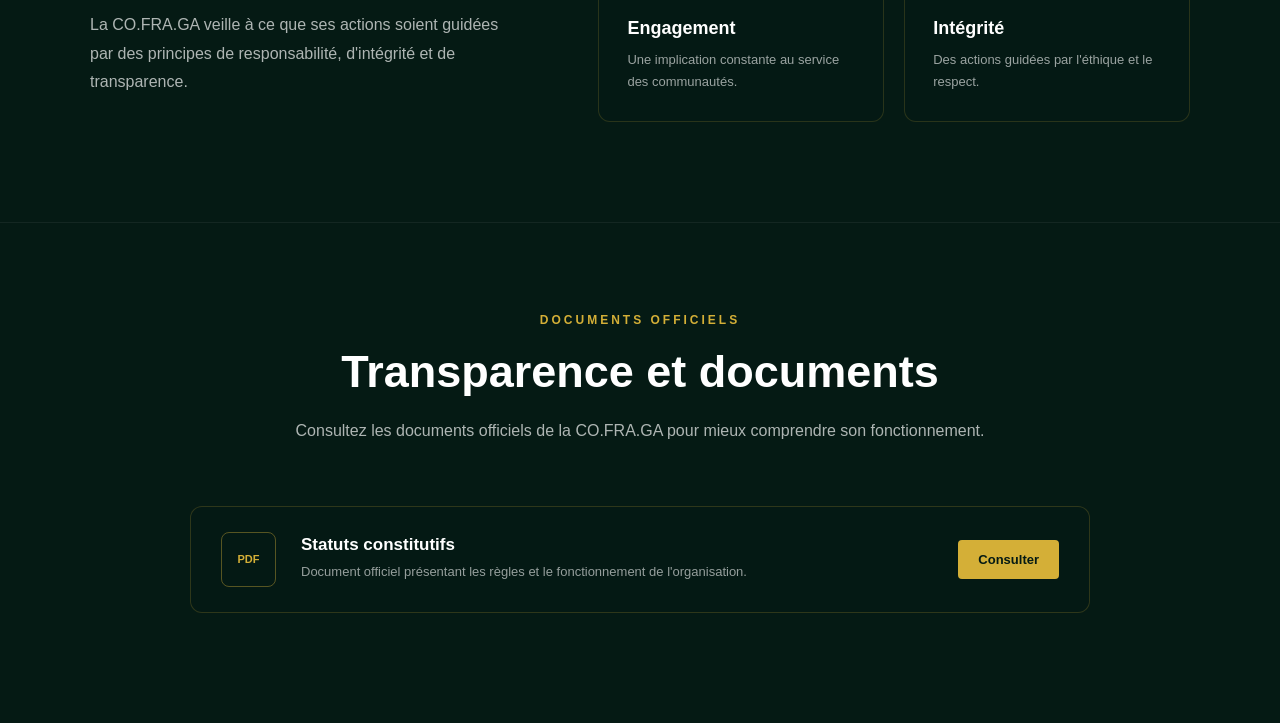
<file: gouvernance.html>
```html
<!DOCTYPE html>
<html lang="fr">

<head>
    <meta charset="UTF-8">
    <meta name="viewport" content="width=device-width, initial-scale=1.0">
    <title>Gouvernance | CO.FRA.GA</title>
    <link rel="stylesheet" href="gouvernance.css">
</head>

<body>

    <!-- Curseur -->
    <div class="cursor"></div>
    <div class="cursor-follower"></div>


    <!-- Navigation -->
    <header class="navbar">

        <a href="acceuil.html" class="logo">
            <img src="assets/images/logo cofraga.png" alt="Logo CO.FRA.GA">
        </a>

        <nav class="navigation">

            <a href="index.html">Accueil</a>
            <a href="apropos.html">À propos</a>
            <a href="missions.html">Missions</a>
            <a href="localisation.html">Localisation</a>
            <a href="temoignage.html">Témoignages</a>
            <a href="gouvernance.html" class="active">Gouvernance</a>
            <a href="contact.html">Contact</a>

        </nav>

    </header>


    <!-- Contenu principal -->
    <main>

        <!-- Introduction -->
        <section class="gouvernance-intro">

            <div class="intro-content">

                <span class="label">NOTRE GOUVERNANCE</span>

                <h1>
                    Une gouvernance
                    <span>responsable</span>
                </h1>

                <p>
                    La CO.FRA.GA s'appuie sur une organisation fondée
                    sur la responsabilité, la transparence et l'engagement
                    au service des communautés.
                </p>

            </div>

        </section>


        <!-- Structure de gouvernance -->
        <section class="structure">

            <div class="section-title">

                <span class="label">STRUCTURE</span>

                <h2>
                    Notre organisation
                </h2>

                <p>
                    Une organisation structurée pour assurer une gestion
                    efficace et transparente de nos actions.
                </p>

            </div>


            <div class="structure-grid">

                <!-- Carte 1 -->
                <div class="structure-card">

                    <div class="card-number">
                        01
                    </div>

                    <div class="card-icon">
                        ♛
                    </div>

                    <h3>
                        Direction
                    </h3>

                    <p>
                        Assure l'orientation générale de la CO.FRA.GA,
                        la coordination des activités et la mise en œuvre
                        des décisions de l'organisation.
                    </p>

                </div>


                <!-- Carte 2 -->
                <div class="structure-card">

                    <div class="card-number">
                        02
                    </div>

                    <div class="card-icon">
                        ◈
                    </div>

                    <h3>
                        Administration
                    </h3>

                    <p>
                        Assure la gestion administrative, le suivi des
                        activités et la coordination des différents
                        projets de l'organisation.
                    </p>

                </div>


                <!-- Carte 3 -->
                <div class="structure-card">

                    <div class="card-number">
                        03
                    </div>

                    <div class="card-icon">
                        ◎
                    </div>

                    <h3>
                        Membres
                    </h3>

                    <p>
                        Participent à la vie de l'organisation et
                        contribuent à la réalisation de ses missions
                        et de ses objectifs.
                    </p>

                </div>

            </div>

        </section>


        <!-- Principes -->
        <section class="principes">

            <div class="principes-container">

                <div class="principes-text">

                    <span class="label">NOS PRINCIPES</span>

                    <h2>
                        Une gouvernance basée sur
                        <span>des valeurs fortes</span>
                    </h2>

                    <p>
                        La CO.FRA.GA veille à ce que ses actions soient
                        guidées par des principes de responsabilité,
                        d'intégrité et de transparence.
                    </p>

                </div>


                <div class="principes-grid">

                    <div class="principe">

                        <span>01</span>

                        <h3>
                            Transparence
                        </h3>

                        <p>
                            Une gestion claire et accessible
                            de nos activités.
                        </p>

                    </div>


                    <div class="principe">

                        <span>02</span>

                        <h3>
                            Responsabilité
                        </h3>

                        <p>
                            Une organisation responsable envers
                            ses membres et ses bénéficiaires.
                        </p>

                    </div>


                    <div class="principe">

                        <span>03</span>

                        <h3>
                            Engagement
                        </h3>

                        <p>
                            Une implication constante au service
                            des communautés.
                        </p>

                    </div>


                    <div class="principe">

                        <span>04</span>

                        <h3>
                            Intégrité
                        </h3>

                        <p>
                            Des actions guidées par l'éthique
                            et le respect.
                        </p>

                    </div>

                </div>

            </div>

        </section>


        <!-- Documents -->
        <section class="documents">

            <div class="section-title">

                <span class="label">DOCUMENTS OFFICIELS</span>

                <h2>
                    Transparence et documents
                </h2>

                <p>
                    Consultez les documents officiels de la CO.FRA.GA
                    pour mieux comprendre son fonctionnement.
                </p>

            </div>


            <div class="document-card">

                <div class="document-icon">
                    PDF
                </div>

                <div class="document-info">

                    <h3>
                        Statuts constitutifs
                    </h3>

                    <p>
                        Document officiel présentant les règles
                        et le fonctionnement de l'organisation.
                    </p>

                </div>

                <a href="#" class="document-button">
                    Consulter
                </a>

            </div>

        </section>

    </main>


    <!-- Curseur -->
    <script>

        const cursor = document.querySelector(".cursor");
        const follower = document.querySelector(".cursor-follower");

        document.addEventListener("mousemove", function(event) {

            cursor.style.left = event.clientX + "px";
            cursor.style.top = event.clientY + "px";

            follower.style.left = event.clientX + "px";
            follower.style.top = event.clientY + "px";

        });

    </script>

    
    <script src="script.js"></script>

</body>

</html>
</file>
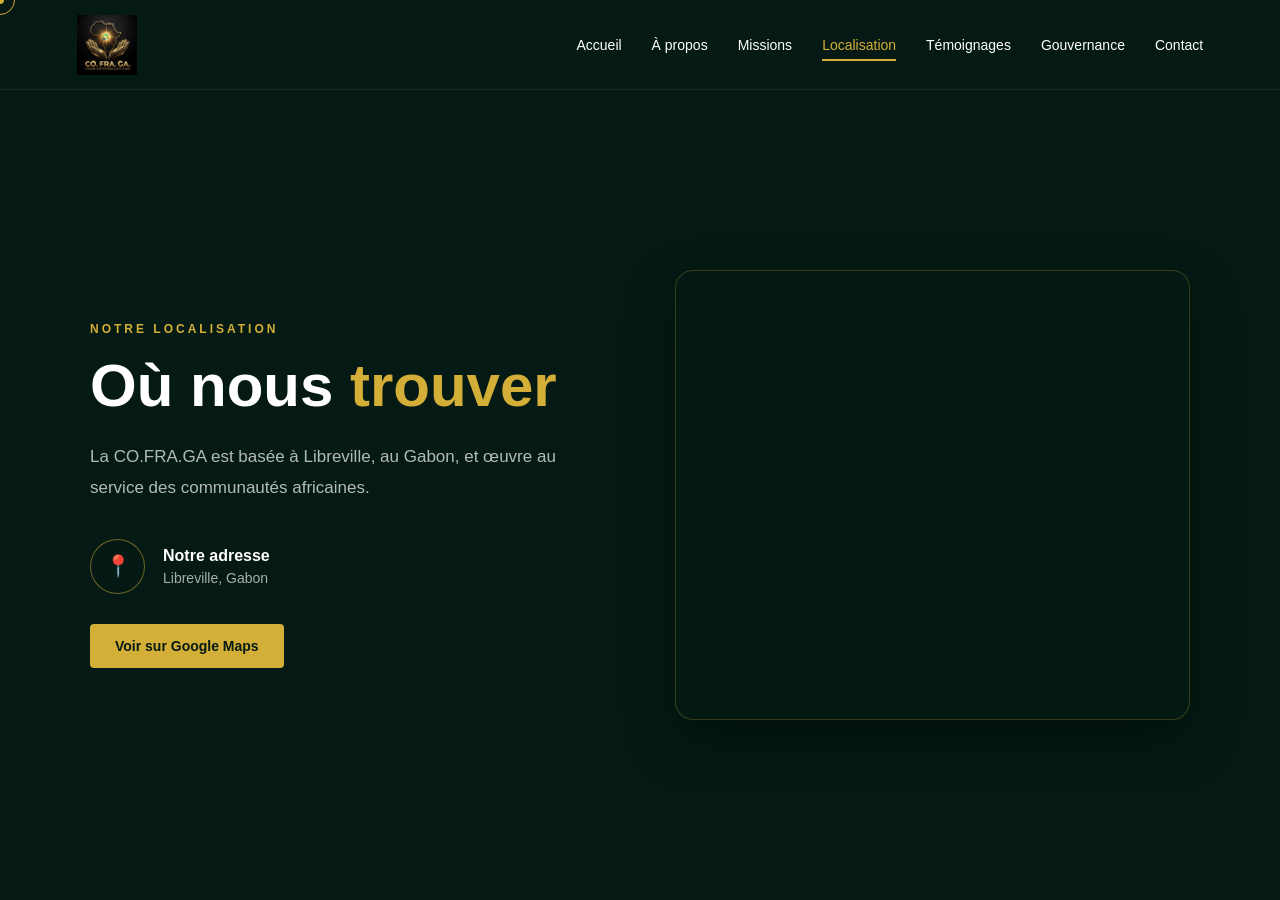
<file: localisation.html>
<!DOCTYPE html>
<html lang="fr">

<head>
    <meta charset="UTF-8">
    <meta name="viewport" content="width=device-width, initial-scale=1.0">
    <title>Localisation | CO.FRA.GA</title>
    <link rel="stylesheet" href="localisation.css">
</head>

<body>

    <!-- Curseur -->
    <div class="cursor"></div>
    <div class="cursor-follower"></div>


    <!-- Navigation -->
    <header class="navbar">

        <a href="acceuil.html" class="logo">
            <img src="assets/images/logo cofraga.png" alt="Logo CO.FRA.GA">
        </a>

        <nav class="navigation">

            <a href="index.html">Accueil</a>

            <a href="apropos.html">À propos</a>

            <a href="missions.html">Missions</a>

            <a href="localisation.html" class="active">
                Localisation
            </a>

            <a href="temoignage.html">Témoignages</a>

            <a href="gouvernance.html">Gouvernance</a>

            <a href="contact.html">Contact</a>

        </nav>

    </header>


    <!-- Section localisation -->
    <main>

        <section class="localisation">

            <div class="localisation-content">


                <!-- Partie gauche -->
                <div class="localisation-info">

                    <span class="label">
                        NOTRE LOCALISATION
                    </span>

                    <h1>
                        Où nous
                        <span>trouver</span>
                    </h1>

                    <p class="description">
                        La CO.FRA.GA est basée à Libreville,
                        au Gabon, et œuvre au service des
                        communautés africaines.
                    </p>


                    <div class="address">

                        <div class="address-icon">
                            📍
                        </div>

                        <div class="address-text">

                            <h3>
                                Notre adresse
                            </h3>

                            <p>
                                Libreville, Gabon
                            </p>

                        </div>

                    </div>


                    <a
                        href="https://www.google.com/maps/search/?api=1&query=Libreville+Gabon"
                        target="_blank"
                        class="map-button"
                    >
                        Voir sur Google Maps
                    </a>

                </div>


                <!-- Partie droite : carte -->
                <div class="map">

                    <iframe
                        src="https://www.google.com/maps?q=Libreville,+Gabon&output=embed"
                        loading="lazy"
                        allowfullscreen
                        referrerpolicy="no-referrer-when-downgrade">
                    </iframe>

                </div>

            </div>

        </section>

    </main>


    <!-- Curseur -->
    <script>

        const cursor = document.querySelector(".cursor");
        const follower = document.querySelector(".cursor-follower");

        document.addEventListener("mousemove", function(event) {

            cursor.style.left = event.clientX + "px";
            cursor.style.top = event.clientY + "px";

            follower.style.left = event.clientX + "px";
            follower.style.top = event.clientY + "px";

        });

    </script>

    
    <script src="script.js"></script>

</body>

</html>
</file>
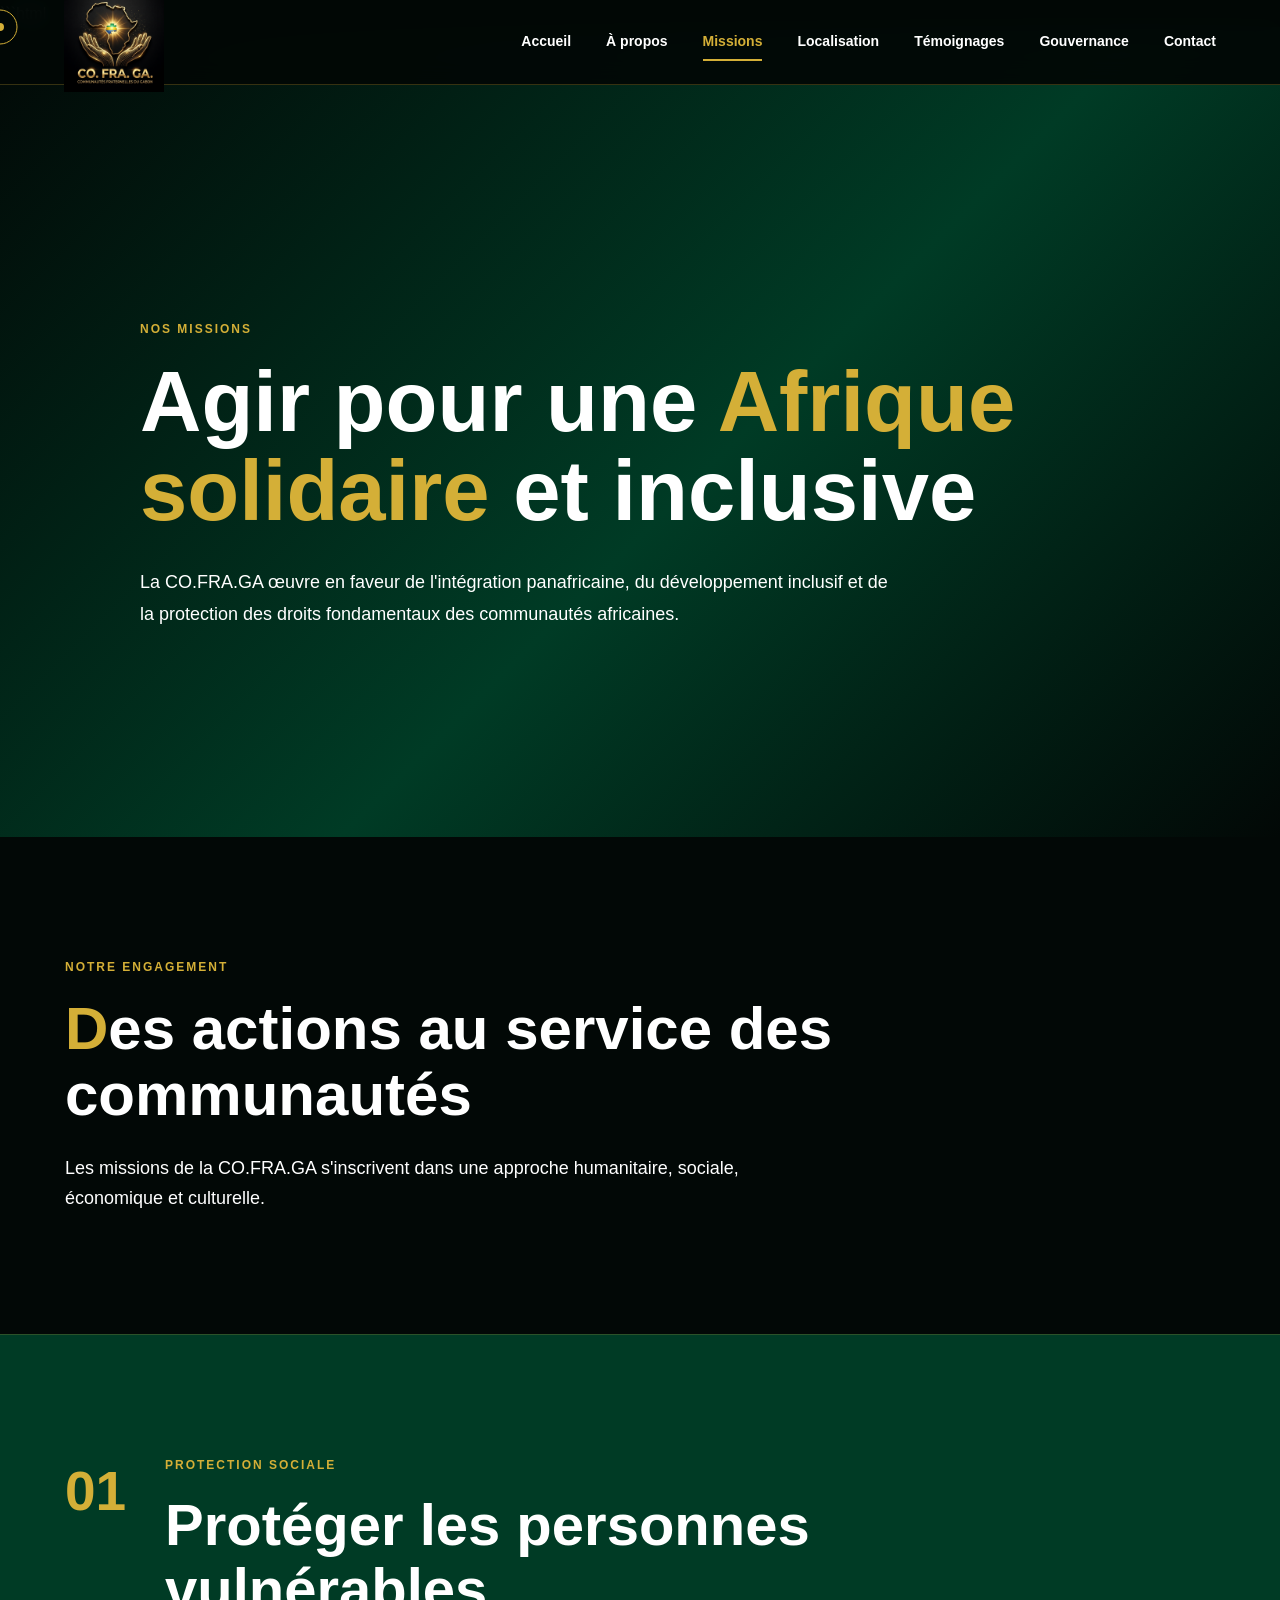
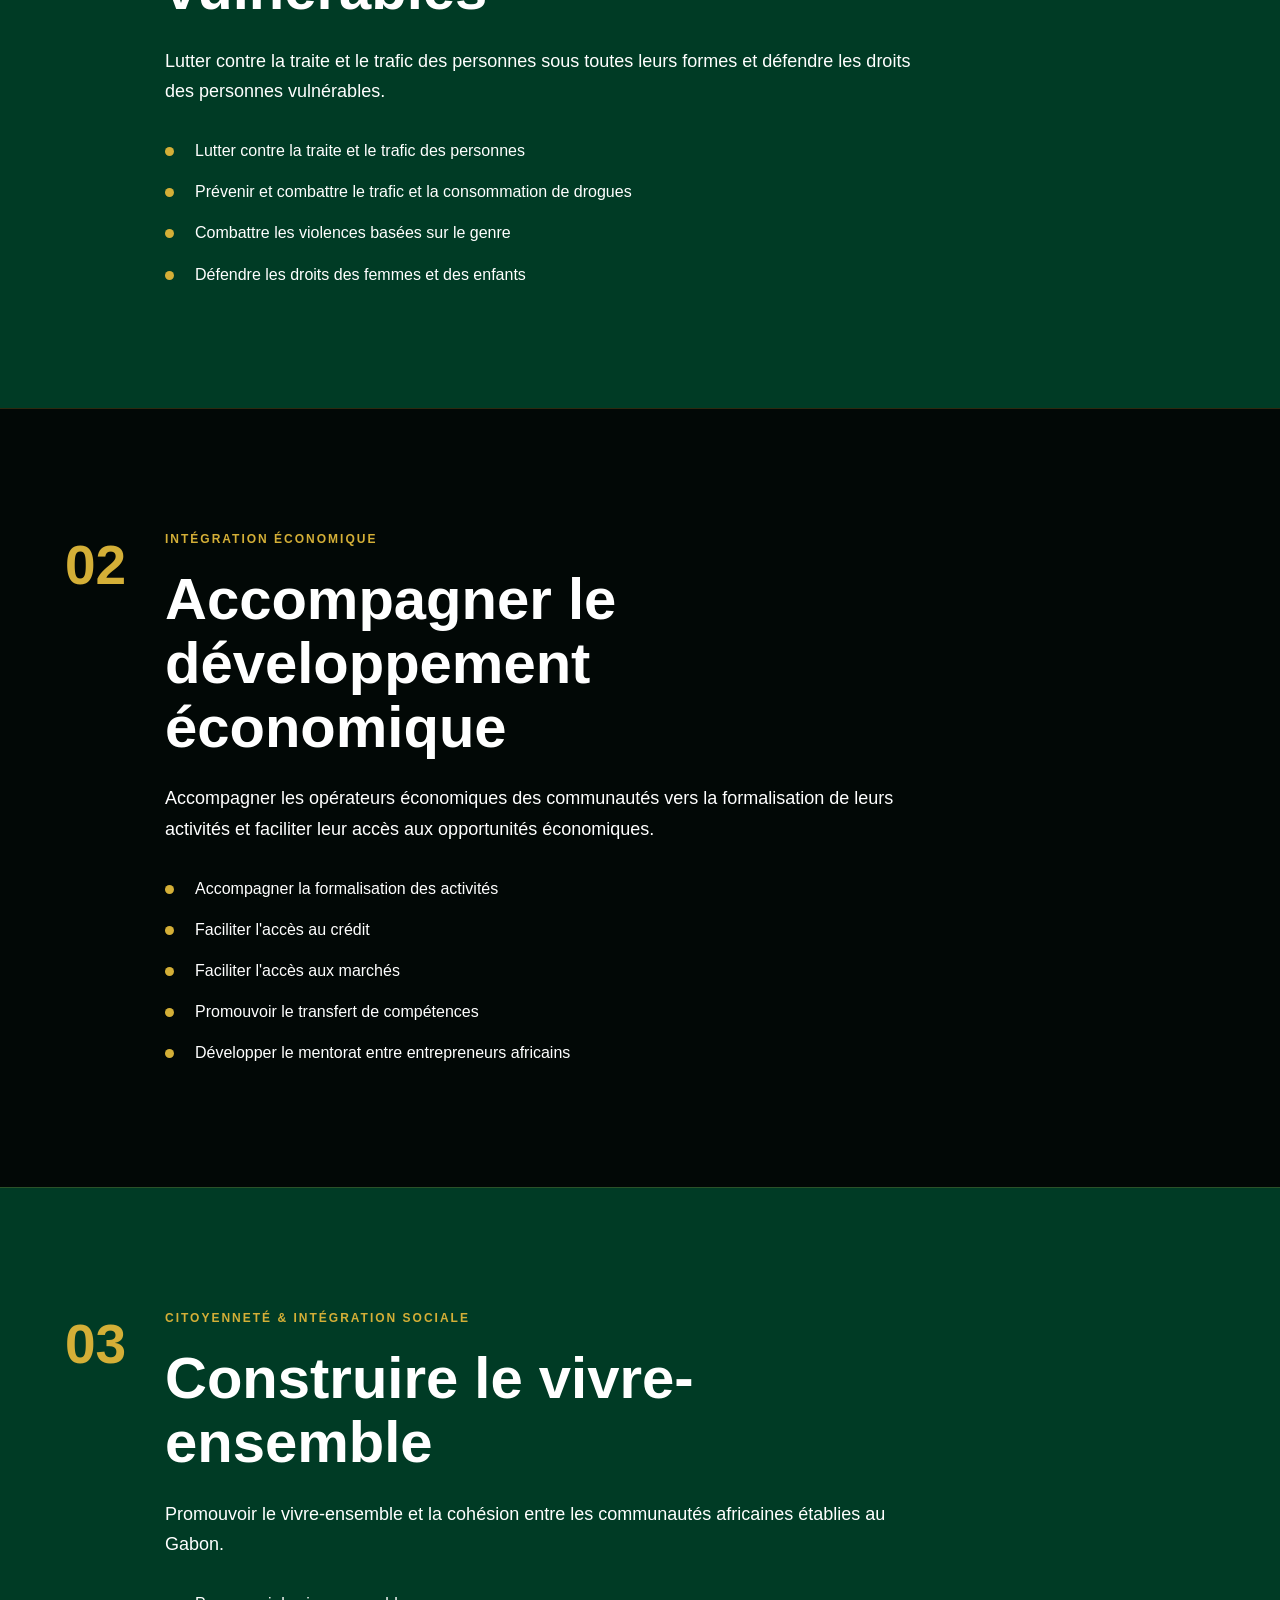
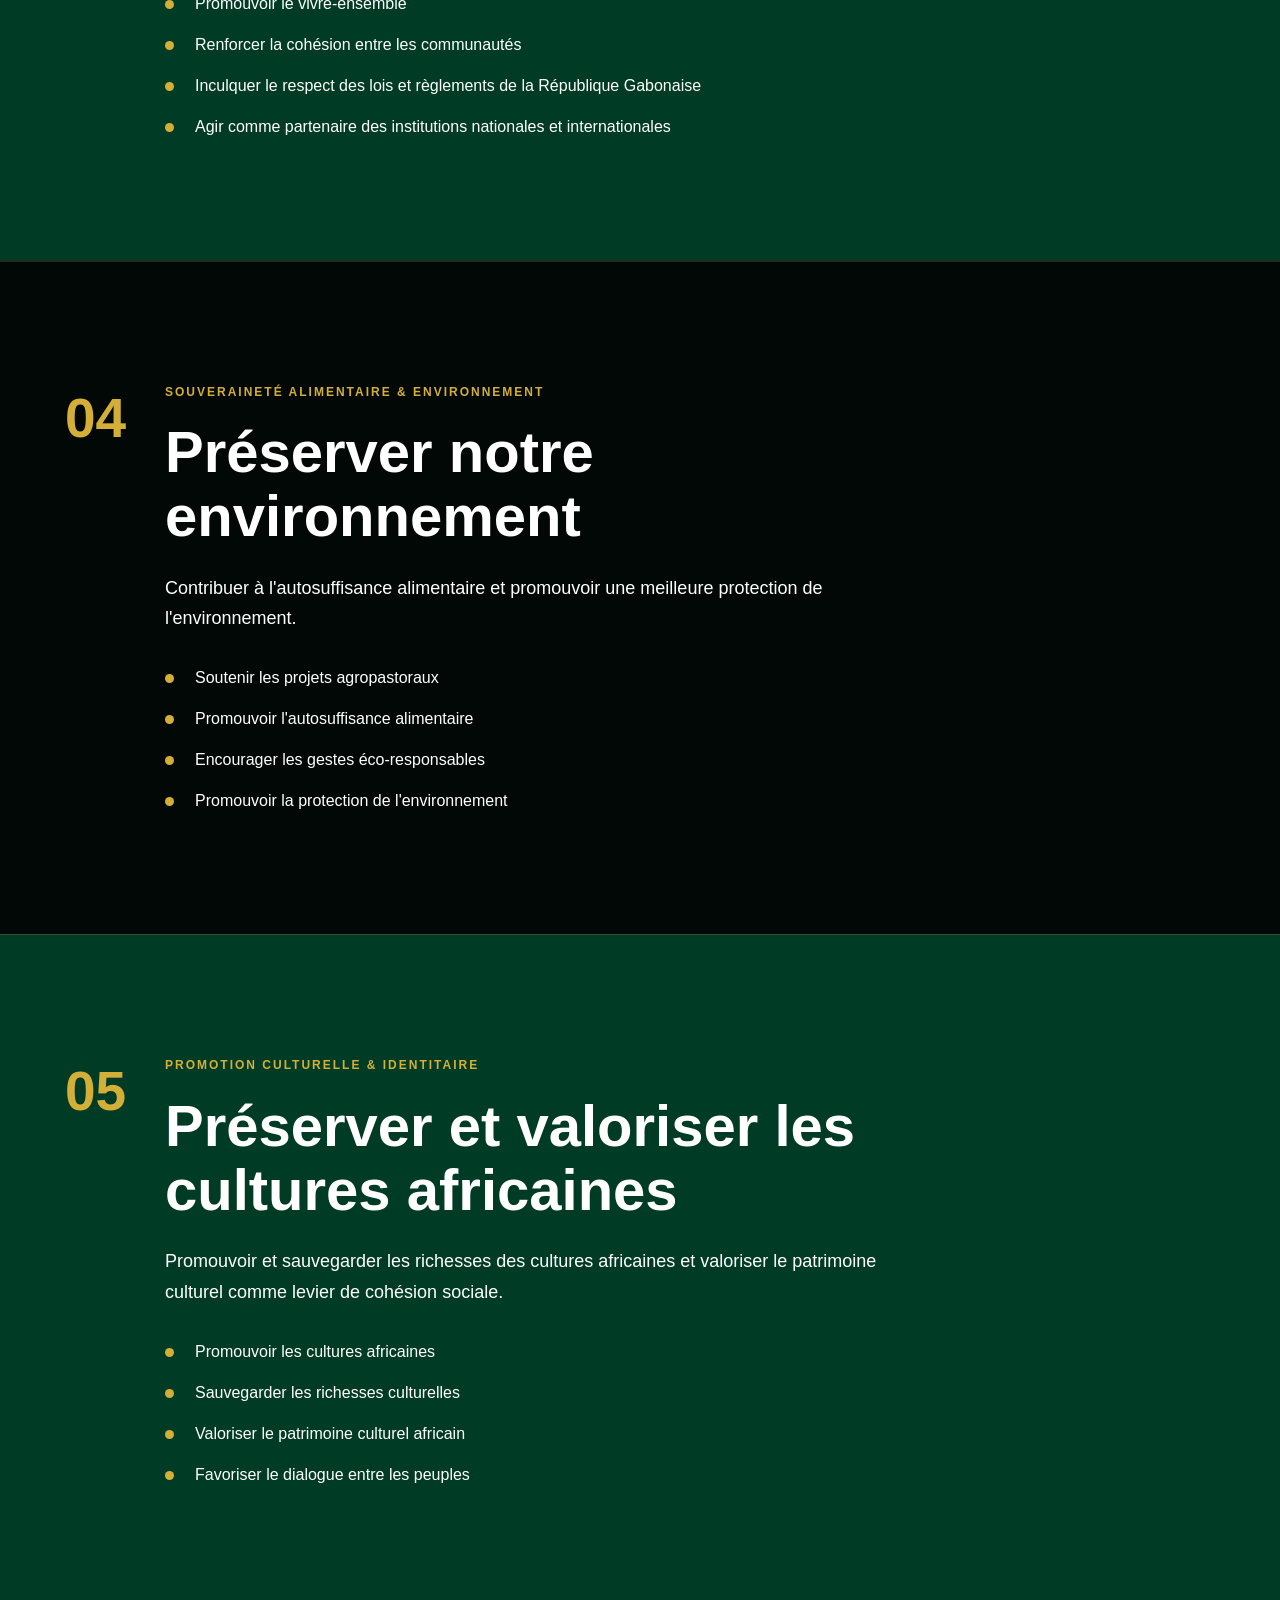
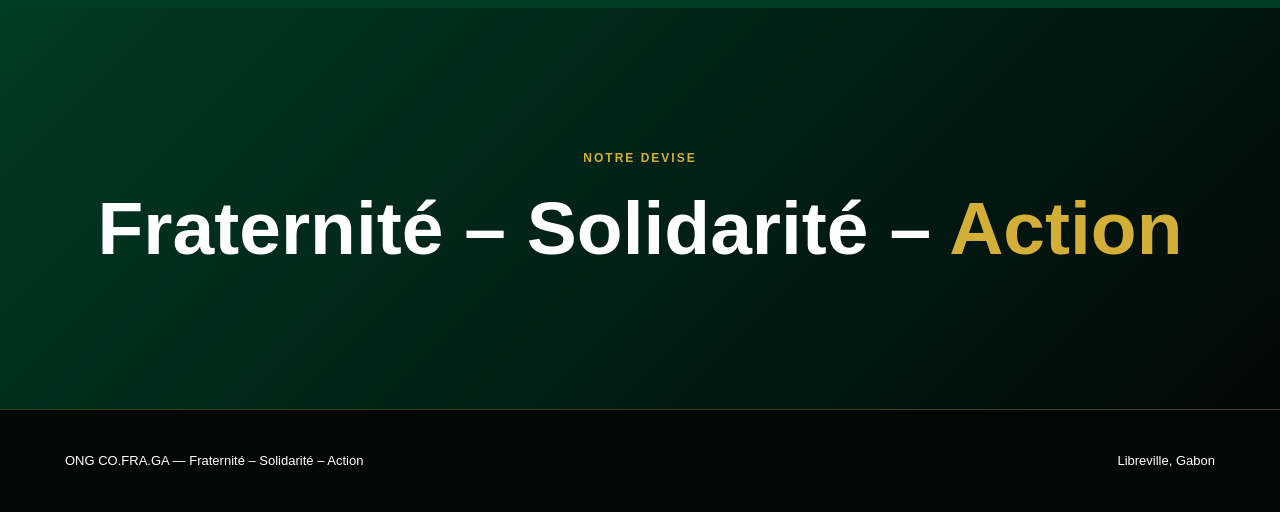
<file: missions.html>
```html
<!DOCTYPE html>
<html lang="fr">

<head>
    <meta charset="UTF-8">
    <meta name="viewport" content="width=device-width, initial-scale=1.0">
    <title>Missions | CO.FRA.GA</title>
    <link rel="stylesheet" href="missions.css">
</head>

<body>

    <div class="cursor"></div>
    <div class="cursor-follower"></div>

    <header class="navbar">

        <div class="nav-logo">
            <a href="acceuil.html">

                <img src="assets/images/logo cofraga.png" alt="Logo CO.FRA.GA">
            </a>
        </div>

        <nav>
            <a href="index.html">Accueil</a>

            <a href="apropos.html">À propos</a>

            <a href="missions.html" class="active">Missions</a>

             <a href="localisation.html">Localisation</a>

                <a href="temoignage.html">Témoignages</a>

            <a href="gouvernance.html">Gouvernance</a>

            <a href="contact.html">Contact</a>
        </nav>

    </header>

    <main>

        <section class="missions-hero">

            <div class="container">

                <span class="section-label">
                    NOS MISSIONS
                </span>

                <h1>
                    Agir pour une
                    <span>Afrique solidaire</span>
                    et inclusive
                </h1>

                <p>
                    La CO.FRA.GA œuvre en faveur de l'intégration
                    panafricaine, du développement inclusif et de
                    la protection des droits fondamentaux des
                    communautés africaines.
                </p>

            </div>

        </section>

        <section class="missions-introduction section">

            <div class="container">

                <div class="section-heading">

                    <span class="section-label">
                        NOTRE ENGAGEMENT
                    </span>

                    <h2>
                        Des actions au service des communautés
                    </h2>

                    <p>
                        Les missions de la CO.FRA.GA s'inscrivent
                        dans une approche humanitaire, sociale,
                        économique et culturelle.
                    </p>

                </div>

            </div>

        </section>

        <section class="mission-section">

            <div class="container">

                <div class="mission-content">

                    <span class="mission-number">01</span>

                    <span class="section-label">
                        PROTECTION SOCIALE
                    </span>

                    <h2>
                        Protéger les personnes vulnérables
                    </h2>

                    <p>
                        Lutter contre la traite et le trafic des
                        personnes sous toutes leurs formes et
                        défendre les droits des personnes vulnérables.
                    </p>

                    <ul>
                        <li>Lutter contre la traite et le trafic des personnes</li>
                        <li>Prévenir et combattre le trafic et la consommation de drogues</li>
                        <li>Combattre les violences basées sur le genre</li>
                        <li>Défendre les droits des femmes et des enfants</li>
                    </ul>

                </div>

            </div>

        </section>

        <section class="mission-section alternate">

            <div class="container">

                <div class="mission-content">

                    <span class="mission-number">02</span>

                    <span class="section-label">
                        INTÉGRATION ÉCONOMIQUE
                    </span>

                    <h2>
                        Accompagner le développement économique
                    </h2>

                    <p>
                        Accompagner les opérateurs économiques des
                        communautés vers la formalisation de leurs
                        activités et faciliter leur accès aux
                        opportunités économiques.
                    </p>

                    <ul>
                        <li>Accompagner la formalisation des activités</li>
                        <li>Faciliter l'accès au crédit</li>
                        <li>Faciliter l'accès aux marchés</li>
                        <li>Promouvoir le transfert de compétences</li>
                        <li>Développer le mentorat entre entrepreneurs africains</li>
                    </ul>

                </div>

            </div>

        </section>

        <section class="mission-section">

            <div class="container">

                <div class="mission-content">

                    <span class="mission-number">03</span>

                    <span class="section-label">
                        CITOYENNETÉ & INTÉGRATION SOCIALE
                    </span>

                    <h2>
                        Construire le vivre-ensemble
                    </h2>

                    <p>
                        Promouvoir le vivre-ensemble et la cohésion
                        entre les communautés africaines établies
                        au Gabon.
                    </p>

                    <ul>
                        <li>Promouvoir le vivre-ensemble</li>
                        <li>Renforcer la cohésion entre les communautés</li>
                        <li>Inculquer le respect des lois et règlements de la République Gabonaise</li>
                        <li>Agir comme partenaire des institutions nationales et internationales</li>
                    </ul>

                </div>

            </div>

        </section>

        <section class="mission-section alternate">

            <div class="container">

                <div class="mission-content">

                    <span class="mission-number">04</span>

                    <span class="section-label">
                        SOUVERAINETÉ ALIMENTAIRE & ENVIRONNEMENT
                    </span>

                    <h2>
                        Préserver notre environnement
                    </h2>

                    <p>
                        Contribuer à l'autosuffisance alimentaire
                        et promouvoir une meilleure protection
                        de l'environnement.
                    </p>

                    <ul>
                        <li>Soutenir les projets agropastoraux</li>
                        <li>Promouvoir l'autosuffisance alimentaire</li>
                        <li>Encourager les gestes éco-responsables</li>
                        <li>Promouvoir la protection de l'environnement</li>
                    </ul>

                </div>

            </div>

        </section>

        <section class="mission-section">

            <div class="container">

                <div class="mission-content">

                    <span class="mission-number">05</span>

                    <span class="section-label">
                        PROMOTION CULTURELLE & IDENTITAIRE
                    </span>

                    <h2>
                        Préserver et valoriser les cultures africaines
                    </h2>

                    <p>
                        Promouvoir et sauvegarder les richesses des
                        cultures africaines et valoriser le patrimoine
                        culturel comme levier de cohésion sociale.
                    </p>

                    <ul>
                        <li>Promouvoir les cultures africaines</li>
                        <li>Sauvegarder les richesses culturelles</li>
                        <li>Valoriser le patrimoine culturel africain</li>
                        <li>Favoriser le dialogue entre les peuples</li>
                    </ul>

                </div>

            </div>

        </section>

        <section class="missions-vision">

            <div class="container">

                <div class="vision-box">

                    <span class="section-label">
                        NOTRE DEVISE
                    </span>

                    <h2>
                        Fraternité – Solidarité –
                        <span>Action</span>
                    </h2>

                </div>

            </div>

        </section>

    </main>

    <footer>

        <div class="container">

            <p>
                ONG CO.FRA.GA — Fraternité – Solidarité – Action
            </p>

            <p>
                Libreville, Gabon
            </p>

        </div>

    </footer>

    <script src="script.js"></script>

</body>

</html>
</file>
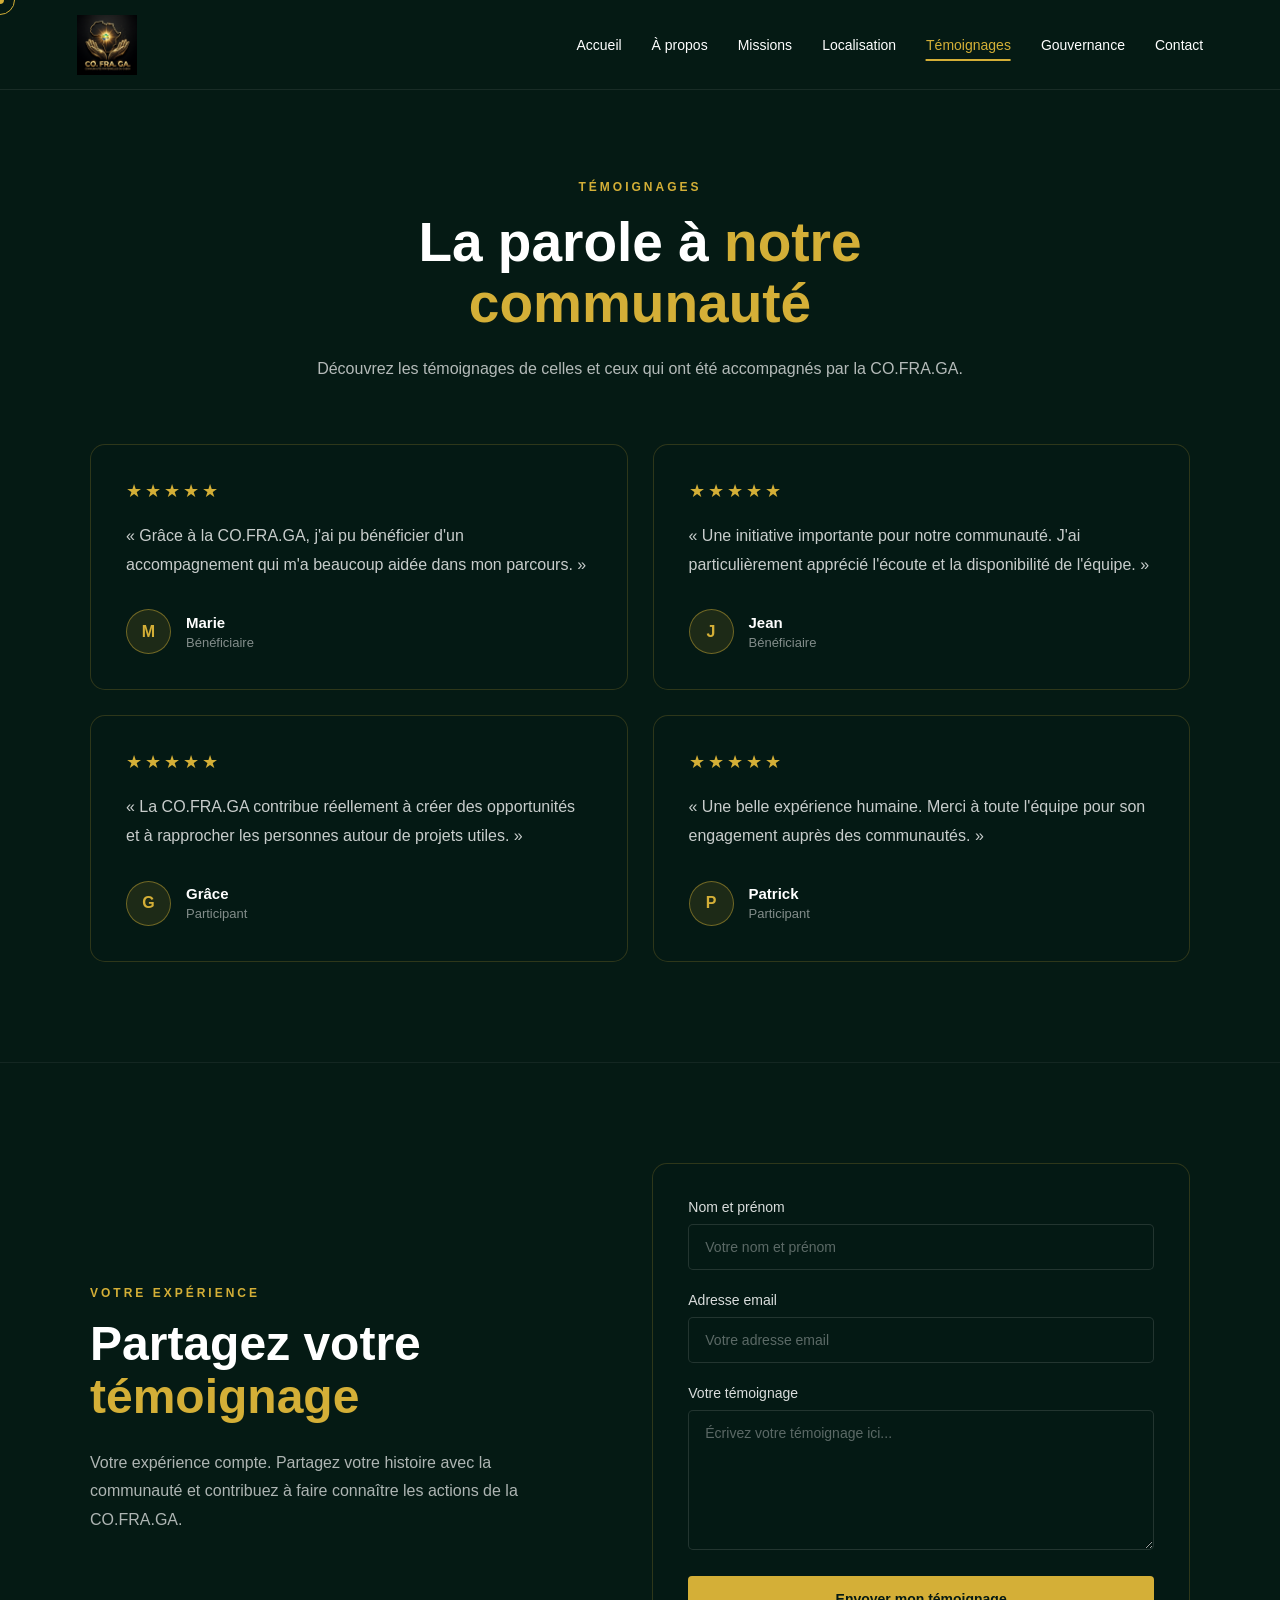
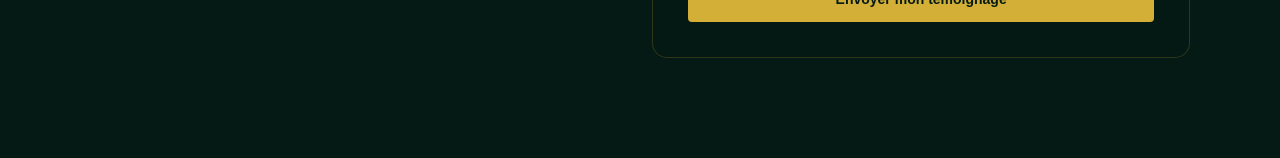
<file: temoignage.html>
<!DOCTYPE html>
<html lang="fr">

<head>
    <meta charset="UTF-8">
    <meta name="viewport" content="width=device-width, initial-scale=1.0">
    <title>Témoignages | CO.FRA.GA</title>
    <link rel="stylesheet" href="temoignage.css">
</head>

<body>

    <!-- Curseur -->
    <div class="cursor"></div>
    <div class="cursor-follower"></div>

    <!-- Navigation -->
    <header class="navbar">

        <a href="acceuil.html" class="logo">
            <img src="assets/images/logo cofraga.png" alt="Logo CO.FRA.GA">
        </a>

        <nav class="navigation">

            <a href="index.html">Accueil</a>

            <a href="apropos.html">À propos</a>

            <a href="missions.html">Missions</a>

            <a href="localisation.html">Localisation</a>

            <a href="temoignage.html" class="active">Témoignages</a>

            <a href="gouvernance.html">Gouvernance</a>

            <a href="contact.html">Contact</a>

        </nav>

    </header>


    <!-- Section principale -->
    <main>

        <!-- Témoignages existants -->
        <section class="temoignages">

            <div class="section-title">

                <span class="label">TÉMOIGNAGES</span>

                <h1>
                    La parole à
                    <span>notre communauté</span>
                </h1>

                <p>
                    Découvrez les témoignages de celles et ceux
                    qui ont été accompagnés par la CO.FRA.GA.
                </p>

            </div>


            <div class="temoignages-grid">

                <!-- Témoignage 1 -->
                <article class="temoignage-card">

                    <div class="stars">
                        ★★★★★
                    </div>

                    <p class="quote">
                        « Grâce à la CO.FRA.GA, j'ai pu bénéficier
                        d'un accompagnement qui m'a beaucoup aidée
                        dans mon parcours. »
                    </p>

                    <div class="person">

                        <div class="person-icon">
                            M
                        </div>

                        <div>
                            <h3>Marie</h3>
                            <p>Bénéficiaire</p>
                        </div>

                    </div>

                </article>


                <!-- Témoignage 2 -->
                <article class="temoignage-card">

                    <div class="stars">
                        ★★★★★
                    </div>

                    <p class="quote">
                        « Une initiative importante pour notre
                        communauté. J'ai particulièrement apprécié
                        l'écoute et la disponibilité de l'équipe. »
                    </p>

                    <div class="person">

                        <div class="person-icon">
                            J
                        </div>

                        <div>
                            <h3>Jean</h3>
                            <p>Bénéficiaire</p>
                        </div>

                    </div>

                </article>


                <!-- Témoignage 3 -->
                <article class="temoignage-card">

                    <div class="stars">
                        ★★★★★
                    </div>

                    <p class="quote">
                        « La CO.FRA.GA contribue réellement à créer
                        des opportunités et à rapprocher les personnes
                        autour de projets utiles. »
                    </p>

                    <div class="person">

                        <div class="person-icon">
                            G
                        </div>

                        <div>
                            <h3>Grâce</h3>
                            <p>Participant</p>
                        </div>

                    </div>

                </article>


                <!-- Témoignage 4 -->
                <article class="temoignage-card">

                    <div class="stars">
                        ★★★★★
                    </div>

                    <p class="quote">
                        « Une belle expérience humaine. Merci à toute
                        l'équipe pour son engagement auprès des
                        communautés. »
                    </p>

                    <div class="person">

                        <div class="person-icon">
                            P
                        </div>

                        <div>
                            <h3>Patrick</h3>
                            <p>Participant</p>
                        </div>

                    </div>

                </article>

            </div>

        </section>


        <!-- Formulaire de témoignage -->
        <section class="partage">

            <div class="partage-container">

                <div class="partage-text">

                    <span class="label">VOTRE EXPÉRIENCE</span>

                    <h2>
                        Partagez votre
                        <span>témoignage</span>
                    </h2>

                    <p>
                        Votre expérience compte. Partagez votre histoire
                        avec la communauté et contribuez à faire connaître
                        les actions de la CO.FRA.GA.
                    </p>

                </div>


                <form class="temoignage-form">

                    <div class="form-group">

                        <label for="nom">Nom et prénom</label>

                        <input
                            type="text"
                            id="nom"
                            name="nom"
                            placeholder="Votre nom et prénom"
                            required
                        >

                    </div>


                    <div class="form-group">

                        <label for="email">Adresse email</label>

                        <input
                            type="email"
                            id="email"
                            name="email"
                            placeholder="Votre adresse email"
                            required
                        >

                    </div>


                    <div class="form-group">

                        <label for="temoignage">
                            Votre témoignage
                        </label>

                        <textarea
                            id="temoignage"
                            name="temoignage"
                            rows="6"
                            placeholder="Écrivez votre témoignage ici..."
                            required
                        ></textarea>

                    </div>


                    <button type="submit">
                        Envoyer mon témoignage
                    </button>

                </form>

            </div>

        </section>

    </main>


    <!-- Curseur -->
    <script>

        const cursor = document.querySelector(".cursor");
        const follower = document.querySelector(".cursor-follower");

        document.addEventListener("mousemove", function(event) {

            cursor.style.left = event.clientX + "px";
            cursor.style.top = event.clientY + "px";

            follower.style.left = event.clientX + "px";
            follower.style.top = event.clientY + "px";

        });

    </script>

    
    <script src="script.js"></script>

</body>

</html>
</file>
<file: Acceuil.css>
/* =====================================================
   01. VARIABLES
===================================================== */

:root {

    --green-dark: #051a14;
    --green-card: #0b241d;

    --gold: #d4af37;
    --gold-light: #e7c85c;

    --white: #ffffff;
    --text: #e0e0e0;
    --text-muted: #a8b5af;

    --border: rgba(212, 175, 55, 0.25);

    --container: 1200px;

    --radius: 24px;

    --transition: 0.35s ease;
}



/* =====================================================
   02. RESET
===================================================== */

* {
    margin: 0;
    padding: 0;
    box-sizing: border-box;
}

html {
    scroll-behavior: smooth;
}

body {
    font-family: Arial, Helvetica, sans-serif;
    background: var(--green-dark);
    color: var(--white);
    overflow-x: hidden;
}

img {
    max-width: 100%;
    display: block;
}

a {
    color: inherit;
    text-decoration: none;
}


/* =====================================================
   03. CONTAINER
===================================================== */

.container {
    width: min(92%, var(--container));
    margin: auto;
}


/* =====================================================
   04. NAVBAR
===================================================== */

.navbar {
    position: fixed;
    top: 0;
    left: 0;
    width: 100%;
    z-index: 1000;
    padding: 20px 0;
    transition: var(--transition);
}

.navbar.scrolled {
    background: rgba(5, 26, 20, 0.92);
    backdrop-filter: blur(15px);
    border-bottom: 1px solid var(--border);
}

.nav-container {
    display: flex;
    align-items: center;
    justify-content: space-between;
}

.logo img {
    width: 70px;
}

.nav-menu {
    display: flex;
    gap: 30px;
    align-items: center;
}

.nav-menu a {
    color: var(--text);
    font-size: 0.9rem;
    transition: var(--transition);
}

.nav-menu a:hover {
    color: var(--gold);
}

.menu-toggle {
    display: none;
    background: none;
    border: none;
    color: var(--white);
    font-size: 28px;
    cursor: pointer;
}


/* =====================================================
   05. HERO
===================================================== */

.hero {
    min-height: 100vh;
    padding: 150px 0 100px;
    display: flex;
    align-items: center;
}

.hero-container {
    display: grid;
    grid-template-columns: 1fr 1fr;
    align-items: center;
    gap: 60px;
}

.hero-content {
    max-width: 650px;
}

.hero-badge,
.section-label {
    color: var(--gold);
    text-transform: uppercase;
    letter-spacing: 2px;
    font-size: 0.75rem;
    font-weight: 700;
}

.hero h1 {
    font-size: clamp(3rem, 6vw, 6rem);
    line-height: 0.98;
    margin: 25px 0;
}

.hero h1 span {
    color: var(--gold);
}

.hero p {
    color: var(--text-muted);
    font-size: 1.05rem;
    line-height: 1.8;
    max-width: 600px;
}

.hero-buttons {
    display: flex;
    gap: 15px;
    margin-top: 35px;
}


/* =====================================================
   06. BUTTONS
===================================================== */

.btn {
    display: inline-flex;
    align-items: center;
    justify-content: center;
    padding: 14px 25px;
    border-radius: 50px;
    font-weight: 700;
    transition: var(--transition);
}

.btn-primary {
    background: var(--gold);
    color: #07150f;
}

.btn-primary:hover {
    transform: translateY(-4px);
    box-shadow: 0 15px 30px rgba(212, 175, 55, 0.25);
}

.btn-secondary {
    border: 1px solid var(--border);
    color: var(--white);
}

.btn-secondary:hover {
    border-color: var(--gold);
    color: var(--gold);
}


/* =====================================================
   07. HERO VISUAL
===================================================== */

.hero-visual {
    position: relative;
    min-height: 600px;
    display: flex;
    justify-content: center;
    align-items: center;
}

.hero-glow {
    position: absolute;
    width: 450px;
    height: 450px;
    border-radius: 50%;
    background: radial-gradient(
        circle,
        rgba(212,175,55,.25),
        transparent 65%
    );
    filter: blur(20px);
}

.africa-circle {
    width: 330px;
    height: 330px;
    border: 1px solid rgba(212,175,55,.5);
    border-radius: 50%;
    display: flex;
    align-items: center;
    justify-content: center;
}

.africa-shape {
    width: 190px;
    height: 250px;
    background: var(--gold);
    clip-path: polygon(
        48% 0,
        72% 12%,
        82% 30%,
        72% 45%,
        65% 60%,
        58% 80%,
        48% 100%,
        35% 80%,
        27% 62%,
        20% 43%,
        25% 25%,
        38% 10%
    );
    display: flex;
    align-items: center;
    justify-content: center;
    color: #07150f;
    font-weight: 900;
    font-size: 0.7rem;
}


/* =====================================================
   08. FLOATING CARDS
===================================================== */

.floating-card {
    position: absolute;
    padding: 12px 18px;
    background: rgba(11,36,29,.9);
    border: 1px solid var(--border);
    border-radius: 14px;
    backdrop-filter: blur(12px);
    display: flex;
    align-items: center;
    gap: 8px;
    animation: float 5s ease-in-out infinite;
    transition: var(--transition);
}

.floating-card:hover {
    transform: scale(1.08);
    border-color: var(--gold);
}

.card-1 { top: 8%; left: 5%; }
.card-2 { top: 18%; right: 2%; }
.card-3 { top: 40%; left: 0; }
.card-4 { top: 48%; right: 0; }
.card-5 { bottom: 25%; left: 5%; }
.card-6 { bottom: 18%; right: 4%; }
.card-7 { bottom: 5%; left: 25%; }
.card-8 { bottom: 2%; right: 25%; }

@keyframes float {

    0%, 100% {
        transform: translateY(0);
    }

    50% {
        transform: translateY(-15px);
    }
}


/* =====================================================
   09. SECTIONS
===================================================== */

.section {
    padding: 120px 0;
}

.section-heading {
    max-width: 700px;
    margin-bottom: 60px;
}

.section-heading h2,
.location-content h2,
.membership-content h2 {
    font-size: clamp(2.2rem, 5vw, 4rem);
    line-height: 1.05;
    margin: 18px 0;
}

.section-heading p {
    color: var(--text-muted);
    line-height: 1.8;
}


/* =====================================================
   10. ABOUT
===================================================== */

.about {
    background: #071d16;
}

.about-grid {
    display: grid;
    grid-template-columns: 1fr 1fr;
    gap: 70px;
}

.about-text p {
    color: var(--text-muted);
    line-height: 1.9;
    margin-bottom: 20px;
}

.about-values {
    display: grid;
    gap: 15px;
}

.value-card {
    padding: 25px;
    background: var(--green-card);
    border: 1px solid var(--border);
    border-radius: var(--radius);
}

.value-card span {
    color: var(--gold);
    font-size: .8rem;
}

.value-card h3 {
    margin: 10px 0;
}

.value-card p {
    color: var(--text-muted);
}


/* =====================================================
   11. MISSIONS
===================================================== */

.missions-grid {
    display: grid;
    grid-template-columns: repeat(3, 1fr);
    gap: 20px;
}

.mission-card {
    padding: 35px;
    min-height: 260px;
    background: var(--green-card);
    border: 1px solid var(--border);
    border-radius: var(--radius);
    transition: var(--transition);
}

.mission-card:hover {
    transform: translateY(-10px);
    border-color: var(--gold);
}

.mission-number {
    color: var(--gold);
    margin-bottom: 50px;
}

.mission-card h3 {
    margin-bottom: 15px;
}

.mission-card p {
    color: var(--text-muted);
    line-height: 1.7;
}


/* =====================================================
   12. LOCALISATION
===================================================== */

.location {
    background: #071d16;
}

.location-grid {
    display: grid;
    grid-template-columns: 1fr 1fr;
    gap: 70px;
    align-items: center;
}

.location-visual {
    position: relative;
    min-height: 550px;
    overflow: hidden;
    border-radius: var(--radius);
    background: var(--green-card);
    border: 1px solid var(--border);
}

.location-background {
    position: absolute;
    inset: 0;
    width: 100%;
    height: 100%;
    object-fit: cover;
    opacity: .45;
    filter: brightness(.55);
}

.location-visual::after {
    content: "";
    position: absolute;
    inset: 0;
    background:
        linear-gradient(
            90deg,
            rgba(5,26,20,.85),
            rgba(5,26,20,.25),
            rgba(5,26,20,.65)
        );
}

.location-person {
    position: absolute;
    bottom: 0;
    left: 50%;
    transform: translateX(-50%);
    height: 90%;
    width: auto;
    object-fit: contain;
    z-index: 3;
}

.location-tag {
    position: absolute;
    left: 25px;
    bottom: 25px;
    z-index: 4;
    padding: 10px 16px;
    color: white;
    background: rgba(5,26,20,.85);
    border: 1px solid var(--border);
    border-radius: 30px;
}

.contact-info {
    margin-top: 35px;
    display: grid;
    gap: 20px;
}

.contact-item {
    display: flex;
    gap: 15px;
}

.contact-item > span {
    font-size: 1.3rem;
}

.contact-item p {
    color: var(--text-muted);
    margin-top: 5px;
    line-height: 1.6;
}


/* =====================================================
   GOUVERNANCE
===================================================== */

.governance {
    background: var(--green-dark);
}


/* =========================
   LEADERSHIP
========================= */

.leadership-grid {

    display: grid;

    grid-template-columns:
        1.4fr
        1fr
        1fr;

    gap: 20px;

    align-items: stretch;
}


.leader-card {

    background: var(--green-card);

    border: 1px solid var(--border);

    border-radius: var(--radius);

    padding: 35px;

    min-height: 330px;

    position: relative;

    overflow: hidden;

    transition:
        transform .4s ease,
        border-color .4s ease,
        box-shadow .4s ease;
}


.leader-card:hover {

    transform: translateY(-8px);

    border-color: var(--gold);

    box-shadow:
        0 20px 50px rgba(0,0,0,.25);
}


/* Président */

.leader-main {

    padding: 0;

    display: flex;

    flex-direction: column;
}


.leader-image {

    height: 300px;

    overflow: hidden;

    position: relative;

    background: #071d16;
}


.leader-image::after {

    content: "";

    position: absolute;

    inset: 0;

    background:
        linear-gradient(
            to top,
            rgba(5,26,20,.95),
            transparent 60%
        );
}


.leader-image img {

    width: 100%;

    height: 100%;

    object-fit: cover;
}


.leader-main .leader-info {

    margin-top: -70px;

    position: relative;

    z-index: 2;

    padding: 0 35px 35px;
}


/* =========================
   INFORMATIONS
========================= */

.leader-role {

    color: var(--gold);

    font-size: .72rem;

    font-weight: 800;

    letter-spacing: 2px;
}


.leader-info h3 {

    font-size: 1.5rem;

    margin: 12px 0;
}


.leader-info p {

    color: var(--text-muted);

    line-height: 1.7;

    font-size: .9rem;
}


/* =========================
   ICÔNES
========================= */

.leader-icon {

    width: 65px;

    height: 65px;

    border-radius: 50%;

    display: flex;

    align-items: center;

    justify-content: center;

    font-size: 1.7rem;

    color: var(--gold);

    border: 1px solid var(--border);

    background:
        rgba(212,175,55,.07);

    margin-bottom: 40px;
}


/* =========================
   BUREAU EXÉCUTIF
========================= */

.executive-board {

    margin-top: 70px;

    padding: 45px;

    background: #071d16;

    border: 1px solid var(--border);

    border-radius: var(--radius);
}


.executive-heading {

    margin-bottom: 35px;
}


.executive-heading h3 {

    font-size: 2rem;

    margin-top: 12px;
}


.executive-grid {

    display: grid;

    grid-template-columns:
        repeat(3, 1fr);

    gap: 12px;
}


.executive-item {

    display: flex;

    align-items: flex-start;

    gap: 15px;

    padding: 20px;

    background:
        rgba(11,36,29,.75);

    border: 1px solid
        rgba(212,175,55,.12);

    border-radius: 15px;

    transition: .3s ease;
}


.executive-item:hover {

    border-color: var(--gold);

    transform: translateY(-3px);
}


.executive-item span {

    color: var(--gold);

    font-size: .75rem;

    font-weight: 700;
}


.executive-item strong {

    font-size: .85rem;

    line-height: 1.5;

    color: var(--text);
}


/* =====================================================
   13. ADHÉSION
===================================================== */

.membership-box {
    background:
        radial-gradient(
            circle at right,
            rgba(212,175,55,.12),
            transparent 40%
        ),
        var(--green-card);

    border: 1px solid var(--border);
    border-radius: 30px;
    padding: 70px;
}

.membership-content {
    max-width: 850px;
}

.membership-content > p {
    color: var(--text-muted);
    line-height: 1.8;
    margin-bottom: 30px;
}

.member-categories {
    display: flex;
    flex-wrap: wrap;
    gap: 10px;
    margin-bottom: 35px;
}

.member-categories span {
    padding: 9px 15px;
    border: 1px solid var(--border);
    border-radius: 50px;
    color: var(--text);
    font-size: .85rem;
}


/* =====================================================
   14. FOOTER
===================================================== */

.footer {
    background: #030d0a;
    padding-top: 80px;
}

.footer-grid {
    display: grid;
    grid-template-columns: 2fr 1fr 1fr;
    gap: 60px;
    padding-bottom: 60px;
}

.footer-logo {
    width: 80px;
    margin-bottom: 20px;
}

.footer p,
.footer a {
    color: var(--text-muted);
    line-height: 1.8;
}

.footer h3 {
    color: var(--white);
    margin-bottom: 20px;
}

.footer-grid > div:nth-child(2) a {
    display: block;
    margin-bottom: 10px;
}

.footer a:hover {
    color: var(--gold);
}

.footer-bottom {
    border-top: 1px solid rgba(255,255,255,.08);
    padding: 25px 0;
    text-align: center;
}


/* =====================================================
   15. ANIMATIONS SCROLL
===================================================== */

.reveal {
    opacity: 0;
    transform: translateY(40px);
    transition:
        opacity .8s ease,
        transform .8s ease;
}

.reveal.active {
    opacity: 1;
    transform: translateY(0);
}


/* =====================================================
   16. RESPONSIVE TABLET
===================================================== */

@media (max-width: 992px) {

    .hero-container,
    .about-grid,
    .location-grid {
        grid-template-columns: 1fr;
    }

    .hero {
        padding-top: 130px;
    }

    .hero-visual {
        min-height: 500px;
    }

    .missions-grid {
        grid-template-columns: repeat(2, 1fr);
    }

    .footer-grid {
        grid-template-columns: 1fr 1fr;
    }

}


/* =====================================================
   17. RESPONSIVE MOBILE
===================================================== */

@media (max-width: 576px) {

    .section {
        padding: 80px 0;
    }

    .menu-toggle {
        display: block;
    }

    .nav-menu {
        position: absolute;
        top: 80px;
        left: 4%;
        width: 92%;
        display: none;
        flex-direction: column;
        align-items: flex-start;
        padding: 25px;
        background: rgba(5,26,20,.97);
        border: 1px solid var(--border);
        border-radius: 20px;
    }

    .nav-menu.active {
        display: flex;
    }

    .hero h1 {
        font-size: 3rem;
    }

    .hero-buttons {
        flex-direction: column;
    }

    .btn {
        width: 100%;
    }

    .hero-visual {
        min-height: 420px;
    }

    .africa-circle {
        width: 250px;
        height: 250px;
    }

    .africa-shape {
        width: 140px;
        height: 190px;
    }

    .floating-card {
        font-size: .7rem;
        padding: 8px 10px;
    }

    .missions-grid {
        grid-template-columns: 1fr;
    }

    .location-visual {
        min-height: 450px;
    }

    .membership-box {
        padding: 35px 25px;
    }

    .footer-grid {
        grid-template-columns: 1fr;
    }

}
</file>
<file: apropos.css>
/* =========================================
   RESET
========================================= */

* {
    margin: 0;
    padding: 0;
    box-sizing: border-box;
}

html {
    scroll-behavior: smooth;
}

body {
    font-family: Arial, Helvetica, sans-serif;
    background: #012f10;
    color: #ffffff;
    line-height: 1.6;
}

a {
    text-decoration: none;
    color: inherit;
}

.container {
    width: 90%;
    max-width: 1200px;
    margin: 0 auto;
}


/* =========================================
   NAVIGATION
========================================= */

.navbar {
    width: 100%;
    height: 80px;
    display: flex;
    align-items: center;
    justify-content: space-between;
    padding: 0 5%;
    background: linear-gradient(
        135deg,
        #075d37 0%,
        #003b25 35%,
        #020806 85%
    );
    border-bottom: 1px solid rgba(1, 62, 17, 0.907);
    position: sticky;
    top: 0;
    z-index: 1000;
}

.nav-logo img {
    width: 150px;
    height: auto;
    display: block;
}

.navbar nav {
    display: flex;
    gap: 35px;
}

.navbar nav a {
    color: #ffffff;
    font-size: 15px;
    font-weight: 500;
    position: relative;
    transition: 0.3s ease;
}

.navbar nav a:hover,
.navbar nav a.active {
    color: #d8b45a;
}

.navbar nav a::after {
    content: "";
    position: absolute;
    left: 0;
    bottom: -8px;
    width: 0;
    height: 2px;
    background: #d8b45a;
    transition: width 0.3s ease;
}

.navbar nav a:hover::after,
.navbar nav a.active::after {
    width: 100%;
}


/* =========================================
   LABELS
========================================= */

.section-label {
    display: inline-block;
    color: #d8b45a;
    font-size: 12px;
    font-weight: bold;
    letter-spacing: 2px;
    margin-bottom: 20px;
}


/* =========================================
   HERO À PROPOS
========================================= */

.about-hero {
    min-height: 75vh;
    display: flex;
    align-items: center;
    background:
        linear-gradient(
            135deg,
            #075d37 0%,
            #003b25 35%,
            #020806 85%
        );
    position: relative;
    overflow: hidden;
}

.about-hero::before {
    content: "";
    position: absolute;
    width: 500px;
    height: 500px;
    background: rgba(216, 180, 90, 0.08);
    border-radius: 50%;
    filter: blur(80px);
    right: -150px;
    top: -100px;
}

.about-hero .container {
    position: relative;
    z-index: 2;
}

.about-hero h1 {
    max-width: 800px;
    font-size: clamp(45px, 7vw, 85px);
    line-height: 1.05;
    font-weight: 700;
    margin-bottom: 30px;
}

.about-hero h1 span {
    color: #d8b45a;
}

.about-hero p {
    max-width: 650px;
    font-size: 19px;
    color: #c8c8d0;
}


/* =========================================
   SECTIONS
========================================= */

.section {
    padding: 100px 0;
}


/* =========================================
   QUI SOMMES-NOUS
========================================= */

.about-introduction {
    background:
        linear-gradient(
            135deg,
            #075d37 0%,
            #003b25 35%,
            #020806 85%
        );
}

.about-grid {
    display: grid;
    grid-template-columns: 0.9fr 1.1fr;
    gap: 80px;
    align-items: start;
}

.about-heading h2,
.section-heading h2,
.location-box h2,
.document-card h2 {
    font-size: clamp(32px, 4vw, 55px);
    line-height: 1.15;
    margin-bottom: 30px;
}

.about-description {
    color: #c7c7d0;
    font-size: 17px;
}

.about-description p {
    margin-bottom: 25px;
}

.about-description strong {
    color: #ffffff;
}


/* =========================================
   IDENTITÉ
========================================= */

.about-identity {
    background:
        linear-gradient(
            135deg,
            #075d37 0%,
            #003b25 35%,
            #020806 85%
        );
}

.section-heading {
    max-width: 800px;
    margin-bottom: 60px;
}

.identity-grid {
    display: grid;
    grid-template-columns: repeat(2, 1fr);
    gap: 25px;
}

.identity-card {
    min-height: 240px;
    padding: 35px;
    background:
        linear-gradient(
            135deg,
            #075d37 0%,
            #003b25 35%,
            #020806 85%
        );
    border: 1px solid rgba(255, 255, 255, 0.08);
    border-radius: 15px;
    position: relative;
    overflow: hidden;
    transition: 0.4s ease;
}

.identity-card:hover {
    transform: translateY(-8px);
    border-color: rgba(216, 180, 90, 0.5);
    box-shadow: 0 15px 40px rgba(0, 0, 0, 0.35);
}

.identity-number {
    display: block;
    color: #d8b45a;
    font-size: 14px;
    font-weight: bold;
    margin-bottom: 25px;
}

.identity-card h3 {
    font-size: 25px;
    margin-bottom: 15px;
}

.identity-card p {
    color: #bdbdc7;
    font-size: 16px;
}

.identity-card .motto {
    color: #d8b45a;
    font-weight: bold;
    font-size: 18px;
}


/* =========================================
   SIÈGE
========================================= */

.about-location {
    background:
        linear-gradient(
            135deg,
            #075d37 0%,
            #003b25 35%,
            #020806 85%
        );
}

.location-box {
    display: flex;
    justify-content: space-between;
    align-items: center;
    gap: 50px;
    padding: 70px;
    background:
        linear-gradient(
            135deg,
            #075d37 0%,
            #003b25 35%,
            #020806 85%
        );
    border-radius: 20px;
    border: 1px solid rgba(216, 180, 90, 0.2);
}

.location-box h2 span {
    color: #d8b45a;
}

.location-details {
    min-width: 300px;
    border-left: 2px solid #d8b45a;
    padding-left: 30px;
}

.location-details p {
    color: #c7c7d0;
    margin-bottom: 10px;
}


/* =========================================
   OBJET
========================================= */

.about-object {
    background:
        linear-gradient(
            135deg,
            #075d37 0%,
            #003b25 35%,
            #020806 85%
        );
}

.about-object .section-heading {
    max-width: 900px;
}

.about-object .section-heading p {
    color: #c7c7d0;
    font-size: 18px;
    max-width: 800px;
}


/* =========================================
   DOCUMENT / TRANSPARENCE
========================================= */

.about-document {
    background:
        linear-gradient(
            135deg,
            #075d37 0%,
            #003b25 35%,
            #020806 85%
        );
}

.document-card {
    display: flex;
    align-items: center;
    justify-content: space-between;
    gap: 50px;
    padding: 60px;
    background:
        linear-gradient(
            135deg,
            #075d37 0%,
            #003b25 35%,
            #020806 85%
        );
    border-radius: 20px;
    border: 1px solid rgba(216, 180, 90, 0.25);
}

.document-card h2 {
    font-size: 35px;
    margin-bottom: 15px;
}

.document-card p {
    color: #bdbdc7;
}


/* =========================================
   BOUTON
========================================= */

.btn {
    display: inline-block;
    padding: 15px 30px;
    border-radius: 5px;
    font-weight: bold;
    transition: 0.3s ease;
    white-space: nowrap;
}

.btn-gold {
    background: #d8b45a;
    color: #ffffff;
}

.btn-gold:hover {
    background: #ffffff;
    color: #003b25;
    transform: translateY(-3px);
}


/* =========================================
   FOOTER
========================================= */

footer {
    padding: 35px 0;
    background:
        linear-gradient(
            135deg,
            #075d37 0%,
            #003b25 35%,
            #020806 85%
        );
    border-top: 1px solid rgba(255, 255, 255, 0.08);
}

footer .container {
    display: flex;
    justify-content: space-between;
    gap: 20px;
}

footer p {
    color: #9999a5;
    font-size: 14px;
}


/* =========================================
   CURSEUR
========================================= */

.cursor,
.cursor-follower {
    position: fixed;
    pointer-events: none;
    z-index: 9999;
}

.cursor {
    width: 8px;
    height: 8px;
    background: #d8b45a;
    border-radius: 50%;
}

.cursor-follower {
    width: 30px;
    height: 30px;
    border: 1px solid #d8b45a;
    border-radius: 50%;
}


/* =========================================
   RESPONSIVE — TABLETTE
========================================= */

@media (max-width: 900px) {

    .navbar nav {
        gap: 18px;
    }

    .about-grid {
        grid-template-columns: 1fr;
        gap: 40px;
    }

    .location-box {
        flex-direction: column;
        align-items: flex-start;
    }

    .location-details {
        border-left: none;
        border-top: 2px solid #d8b45a;
        padding-left: 0;
        padding-top: 25px;
        width: 100%;
    }

    .document-card {
        flex-direction: column;
        align-items: flex-start;
    }
}


/* =========================================
   RESPONSIVE — MOBILE
========================================= */

@media (max-width: 650px) {

    .navbar {
        height: auto;
        min-height: 75px;
        flex-direction: column;
        gap: 20px;
        padding: 20px;
    }

    .navbar nav {
        width: 100%;
        justify-content: center;
        flex-wrap: wrap;
        gap: 15px;
    }

    .navbar nav a {
        font-size: 13px;
    }

    .about-hero {
        min-height: 65vh;
    }

    .about-hero h1 {
        font-size: 45px;
    }

    .about-hero p {
        font-size: 16px;
    }

    .section {
        padding: 70px 0;
    }

    .identity-grid {
        grid-template-columns: 1fr;
    }

    .identity-card {
        min-height: auto;
    }

    .location-box {
        padding: 35px 25px;
    }

    .document-card {
        padding: 35px 25px;
    }

    footer .container {
        flex-direction: column;
        text-align: center;
    }

    .cursor,
    .cursor-follower {
        display: none;
    }
}
</file>
<file: contact.css>
* {
    margin: 0;
    padding: 0;
    box-sizing: border-box;
}

html {
    width: 100%;
    min-height: 100%;
}

body {
    width: 100%;
    min-height: 100vh;

    font-family: Arial, Helvetica, sans-serif;

    color: white;

    background:
        linear-gradient(
            135deg,
            rgba(5, 26, 20, .85),
            rgba(5, 26, 20, .25),
            rgba(5, 26, 20, .65)
        );

    background-color: #051a14;

    overflow-x: hidden;
}


/* =========================
   CURSEUR
========================= */

.cursor {
    position: fixed;

    width: 8px;
    height: 8px;

    background: #d4af37;

    border-radius: 50%;

    pointer-events: none;

    transform: translate(-50%, -50%);

    z-index: 9999;
}

.cursor-follower {
    position: fixed;

    width: 30px;
    height: 30px;

    border: 1px solid #d4af37;

    border-radius: 50%;

    pointer-events: none;

    transform: translate(-50%, -50%);

    z-index: 9998;
}


/* =========================
   NAVIGATION
========================= */

.navbar {
    width: 100%;
    height: 90px;

    display: flex;
    align-items: center;
    justify-content: space-between;

    padding: 0 6%;

    background: rgba(5, 26, 20, .85);

    border-bottom: 1px solid rgba(255, 255, 255, .08);
}

.logo {
    display: flex;
    align-items: center;

    text-decoration: none;
}

.logo img {
    width: 60px;
    height: auto;

    display: block;
}

.navigation {
    display: flex;
    align-items: center;

    gap: 30px;
}

.navigation a {
    position: relative;

    color: white;

    text-decoration: none;

    font-size: 14px;

    padding: 8px 0;

    transition: .3s ease;
}

.navigation a:hover {
    color: #d4af37;
}

.navigation a.active {
    color: #d4af37;
}

.navigation a::after {
    content: "";

    position: absolute;

    left: 50%;
    bottom: 0;

    width: 0;
    height: 2px;

    background: #d4af37;

    transform: translateX(-50%);

    transition: .3s ease;
}

.navigation a:hover::after,
.navigation a.active::after {
    width: 100%;
}


/* =========================
   INTRODUCTION
========================= */

.contact-intro {
    width: 100%;

    min-height: 430px;

    display: flex;
    align-items: center;
    justify-content: center;

    padding: 80px 6%;

    text-align: center;
}

.intro-content {
    max-width: 800px;
}

.label {
    display: block;

    color: #d4af37;

    font-size: 12px;

    font-weight: bold;

    letter-spacing: 3px;

    margin-bottom: 20px;
}

.intro-content h1 {
    font-size: 62px;

    line-height: 1.05;

    margin-bottom: 28px;
}

.intro-content h1 span {
    color: #d4af37;
}

.intro-content p {
    max-width: 680px;

    margin: 0 auto;

    color: rgba(255, 255, 255, .70);

    font-size: 17px;

    line-height: 1.8;
}


/* =========================
   SECTION CONTACT
========================= */

.contact-section {
    width: 100%;

    padding: 90px 6% 110px;

    background: rgba(5, 26, 20, .25);

    border-top: 1px solid rgba(255, 255, 255, .06);
}

.contact-container {
    width: 100%;

    max-width: 1100px;

    margin: 0 auto;

    display: flex;

    align-items: flex-start;

    justify-content: space-between;

    gap: 80px;
}


/* =========================
   INFORMATIONS
========================= */

.contact-info {
    width: 42%;
}

.contact-info h2 {
    font-size: 45px;

    line-height: 1.1;

    margin-bottom: 25px;
}

.contact-info h2 span {
    color: #d4af37;
}

.contact-description {
    color: rgba(255, 255, 255, .65);

    font-size: 16px;

    line-height: 1.8;

    margin-bottom: 40px;
}


/* =========================
   ITEMS CONTACT
========================= */

.contact-item {
    display: flex;

    align-items: center;

    gap: 18px;

    margin-bottom: 28px;
}

.contact-icon {
    width: 52px;
    height: 52px;

    display: flex;
    align-items: center;
    justify-content: center;

    flex-shrink: 0;

    background: rgba(5, 26, 20, .65);

    border: 1px solid rgba(212, 175, 55, .40);

    border-radius: 50%;

    font-size: 19px;
}

.contact-item h3 {
    font-size: 15px;

    margin-bottom: 5px;
}

.contact-item p {
    color: rgba(255, 255, 255, .60);

    font-size: 14px;
}


/* =========================
   RESEAUX SOCIAUX
========================= */

.socials {
    margin-top: 40px;
}

.socials h3 {
    font-size: 15px;

    margin-bottom: 15px;
}

.social-links {
    display: flex;

    gap: 12px;
}

.social-links a {
    width: 40px;
    height: 40px;

    display: flex;
    align-items: center;
    justify-content: center;

    color: #d4af37;

    text-decoration: none;

    background: rgba(5, 26, 20, .65);

    border: 1px solid rgba(212, 175, 55, .30);

    border-radius: 50%;

    font-size: 13px;

    font-weight: bold;

    transition: .3s ease;
}

.social-links a:hover {
    color: #051a14;

    background: #d4af37;

    transform: translateY(-4px);
}


/* =========================
   FORMULAIRE
========================= */

.contact-form-container {
    width: 58%;
}

.contact-form {
    width: 100%;

    padding: 35px;

    background: rgba(5, 26, 20, .65);

    border: 1px solid rgba(212, 175, 55, .20);

    border-radius: 15px;

    box-shadow:
        0 20px 50px rgba(0, 0, 0, .25);
}

.form-row {
    display: flex;

    gap: 20px;
}

.form-row .form-group {
    width: 50%;
}

.form-group {
    margin-bottom: 22px;
}

.form-group label {
    display: block;

    margin-bottom: 9px;

    color: rgba(255, 255, 255, .85);

    font-size: 14px;
}

.form-group input,
.form-group textarea {
    width: 100%;

    padding: 14px 16px;

    background: rgba(5, 26, 20, .85);

    border: 1px solid rgba(255, 255, 255, .12);

    border-radius: 5px;

    outline: none;

    color: white;

    font-family: Arial, Helvetica, sans-serif;

    font-size: 14px;

    transition: .3s ease;
}

.form-group textarea {
    resize: vertical;

    min-height: 150px;
}

.form-group input::placeholder,
.form-group textarea::placeholder {
    color: rgba(255, 255, 255, .35);
}

.form-group input:focus,
.form-group textarea:focus {
    border-color: #d4af37;

    box-shadow:
        0 0 0 2px rgba(212, 175, 55, .08);
}

.contact-form button {
    width: 100%;

    padding: 15px 25px;

    border: none;

    border-radius: 4px;

    background: #d4af37;

    color: #051a14;

    font-size: 14px;

    font-weight: bold;

    cursor: pointer;

    transition: .3s ease;
}

.contact-form button:hover {
    background: white;

    transform: translateY(-3px);
}


/* =========================
   BAS DE PAGE
========================= */

.contact-bottom {
    width: 100%;

    padding: 100px 6%;

    text-align: center;
}

.contact-bottom h2 {
    font-size: 45px;

    margin-bottom: 20px;
}

.contact-bottom p {
    max-width: 600px;

    margin: 0 auto;

    color: rgba(255, 255, 255, .60);

    font-size: 16px;

    line-height: 1.8;
}


/* =========================
   TABLETTE
========================= */

@media (max-width: 950px) {

    .navbar {
        padding: 0 5%;
    }

    .navigation {
        gap: 18px;
    }

    .navigation a {
        font-size: 13px;
    }

    .contact-intro {
        padding: 70px 5%;
    }

    .intro-content h1 {
        font-size: 52px;
    }

    .contact-section {
        padding: 70px 5% 90px;
    }

    .contact-container {
        flex-direction: column;

        gap: 50px;

        max-width: 700px;
    }

    .contact-info,
    .contact-form-container {
        width: 100%;
    }

    .contact-info {
        text-align: center;
    }

    .contact-item {
        justify-content: center;
    }

    .social-links {
        justify-content: center;
    }
}


/* =========================
   MOBILE
========================= */

@media (max-width: 700px) {

    .navbar {
        height: auto;

        padding: 20px 5%;

        flex-direction: column;

        gap: 20px;
    }

    .logo img {
        width: 55px;
    }

    .navigation {
        width: 100%;

        justify-content: center;

        flex-wrap: wrap;

        gap: 12px 18px;
    }

    .navigation a {
        font-size: 11px;
    }

    .contact-intro {
        min-height: 380px;

        padding: 60px 5%;
    }

    .intro-content h1 {
        font-size: 40px;
    }

    .intro-content p {
        font-size: 15px;
    }

    .contact-section {
        padding: 60px 5% 70px;
    }

    .contact-info h2 {
        font-size: 38px;
    }

    .contact-form {
        padding: 25px;
    }

    .form-row {
        flex-direction: column;

        gap: 0;
    }

    .form-row .form-group {
        width: 100%;
    }

    .contact-bottom {
        padding: 70px 5%;
    }

    .contact-bottom h2 {
        font-size: 36px;
    }

    .cursor,
    .cursor-follower {
        display: none;
    }
}


/* =========================
   PETITS ECRANS
========================= */

@media (max-width: 450px) {

    .navigation {
        gap: 10px 14px;
    }

    .navigation a {
        font-size: 10px;
    }

    .intro-content h1 {
        font-size: 35px;
    }

    .contact-info h2 {
        font-size: 33px;
    }

    .contact-bottom h2 {
        font-size: 32px;
    }
}
</file>
<file: gouvernance.css>
* {
    margin: 0;
    padding: 0;
    box-sizing: border-box;
}

html {
    width: 100%;
    min-height: 100%;
}

body {
    width: 100%;
    min-height: 100vh;

    font-family: Arial, Helvetica, sans-serif;

    color: white;

    background:
        linear-gradient(
            135deg,
            rgba(5, 26, 20, .85),
            rgba(5, 26, 20, .25),
            rgba(5, 26, 20, .65)
        );

    background-color: #051a14;

    overflow-x: hidden;
}


/* =========================
   CURSEUR
========================= */

.cursor {
    position: fixed;

    width: 8px;
    height: 8px;

    background: #d4af37;

    border-radius: 50%;

    pointer-events: none;

    transform: translate(-50%, -50%);

    z-index: 9999;
}

.cursor-follower {
    position: fixed;

    width: 30px;
    height: 30px;

    border: 1px solid #d4af37;

    border-radius: 50%;

    pointer-events: none;

    transform: translate(-50%, -50%);

    z-index: 9998;
}


/* =========================
   NAVIGATION
========================= */

.navbar {
    width: 100%;
    height: 90px;

    display: flex;
    align-items: center;
    justify-content: space-between;

    padding: 0 6%;

    background: rgba(5, 26, 20, .85);

    border-bottom: 1px solid rgba(255, 255, 255, .08);
}

.logo {
    display: flex;
    align-items: center;

    text-decoration: none;
}

.logo img {
    width: 60px;
    height: auto;

    display: block;
}

.navigation {
    display: flex;
    align-items: center;

    gap: 30px;
}

.navigation a {
    position: relative;

    color: white;

    text-decoration: none;

    font-size: 14px;

    padding: 8px 0;

    transition: .3s ease;
}

.navigation a:hover {
    color: #d4af37;
}

.navigation a.active {
    color: #d4af37;
}

.navigation a::after {
    content: "";

    position: absolute;

    left: 50%;
    bottom: 0;

    width: 0;
    height: 2px;

    background: #d4af37;

    transform: translateX(-50%);

    transition: .3s ease;
}

.navigation a:hover::after,
.navigation a.active::after {
    width: 100%;
}


/* =========================
   INTRODUCTION
========================= */

.gouvernance-intro {
    width: 100%;

    min-height: 480px;

    display: flex;
    align-items: center;
    justify-content: center;

    padding: 80px 6%;

    text-align: center;
}

.intro-content {
    max-width: 850px;
}

.label {
    display: block;

    color: #d4af37;

    font-size: 12px;

    font-weight: bold;

    letter-spacing: 3px;

    margin-bottom: 20px;
}

.intro-content h1 {
    font-size: 62px;

    line-height: 1.05;

    margin-bottom: 28px;
}

.intro-content h1 span {
    color: #d4af37;
}

.intro-content p {
    max-width: 680px;

    margin: 0 auto;

    color: rgba(255, 255, 255, .70);

    font-size: 17px;

    line-height: 1.8;
}


/* =========================
   TITRES
========================= */

.section-title {
    max-width: 750px;

    margin: 0 auto 60px;

    text-align: center;
}

.section-title h2 {
    font-size: 45px;

    line-height: 1.1;

    margin-bottom: 20px;
}

.section-title p {
    color: rgba(255, 255, 255, .68);

    font-size: 16px;

    line-height: 1.8;
}


/* =========================
   STRUCTURE
========================= */

.structure {
    width: 100%;

    padding: 90px 6% 100px;

    background: rgba(5, 26, 20, .25);

    border-top: 1px solid rgba(255, 255, 255, .06);
}

.structure-grid {
    width: 100%;

    max-width: 1100px;

    margin: 0 auto;

    display: grid;

    grid-template-columns: repeat(3, 1fr);

    gap: 25px;
}

.structure-card {
    position: relative;

    padding: 40px 30px;

    background: rgba(5, 26, 20, .65);

    border: 1px solid rgba(212, 175, 55, .20);

    border-radius: 15px;

    transition: .3s ease;
}

.structure-card:hover {
    transform: translateY(-8px);

    border-color: rgba(212, 175, 55, .60);

    box-shadow:
        0 20px 45px rgba(0, 0, 0, .30);
}

.card-number {
    position: absolute;

    top: 20px;
    right: 25px;

    color: rgba(212, 175, 55, .35);

    font-size: 13px;

    font-weight: bold;
}

.card-icon {
    width: 60px;
    height: 60px;

    display: flex;
    align-items: center;
    justify-content: center;

    margin-bottom: 25px;

    color: #d4af37;

    background: rgba(212, 175, 55, .10);

    border: 1px solid rgba(212, 175, 55, .35);

    border-radius: 50%;

    font-size: 25px;
}

.structure-card h3 {
    font-size: 21px;

    margin-bottom: 15px;
}

.structure-card p {
    color: rgba(255, 255, 255, .65);

    font-size: 14px;

    line-height: 1.8;
}


/* =========================
   PRINCIPES
========================= */

.principes {
    width: 100%;

    padding: 100px 6%;
}

.principes-container {
    width: 100%;

    max-width: 1100px;

    margin: 0 auto;

    display: flex;

    align-items: center;

    gap: 80px;
}

.principes-text {
    width: 42%;
}

.principes-text h2 {
    font-size: 45px;

    line-height: 1.1;

    margin-bottom: 25px;
}

.principes-text h2 span {
    color: #d4af37;
}

.principes-text p {
    color: rgba(255, 255, 255, .68);

    font-size: 16px;

    line-height: 1.8;
}

.principes-grid {
    width: 58%;

    display: grid;

    grid-template-columns: repeat(2, 1fr);

    gap: 20px;
}

.principe {
    padding: 28px;

    background: rgba(5, 26, 20, .65);

    border: 1px solid rgba(212, 175, 55, .18);

    border-radius: 12px;

    transition: .3s ease;
}

.principe:hover {
    border-color: rgba(212, 175, 55, .55);

    transform: translateY(-5px);
}

.principe > span {
    display: block;

    color: #d4af37;

    font-size: 12px;

    font-weight: bold;

    letter-spacing: 2px;

    margin-bottom: 15px;
}

.principe h3 {
    font-size: 18px;

    margin-bottom: 10px;
}

.principe p {
    color: rgba(255, 255, 255, .60);

    font-size: 13px;

    line-height: 1.7;
}


/* =========================
   DOCUMENTS
========================= */

.documents {
    width: 100%;

    padding: 90px 6% 110px;

    background: rgba(5, 26, 20, .25);

    border-top: 1px solid rgba(255, 255, 255, .06);
}

.document-card {
    width: 100%;

    max-width: 900px;

    margin: 0 auto;

    padding: 25px 30px;

    display: flex;

    align-items: center;

    gap: 25px;

    background: rgba(5, 26, 20, .65);

    border: 1px solid rgba(212, 175, 55, .20);

    border-radius: 12px;

    transition: .3s ease;
}

.document-card:hover {
    border-color: rgba(212, 175, 55, .55);
}

.document-icon {
    width: 55px;
    height: 55px;

    display: flex;
    align-items: center;
    justify-content: center;

    flex-shrink: 0;

    color: #d4af37;

    font-size: 11px;

    font-weight: bold;

    border: 1px solid rgba(212, 175, 55, .40);

    border-radius: 8px;
}

.document-info {
    flex: 1;
}

.document-info h3 {
    font-size: 17px;

    margin-bottom: 7px;
}

.document-info p {
    color: rgba(255, 255, 255, .58);

    font-size: 13px;

    line-height: 1.6;
}

.document-button {
    padding: 12px 20px;

    background: #d4af37;

    color: #051a14;

    text-decoration: none;

    font-size: 13px;

    font-weight: bold;

    border-radius: 4px;

    transition: .3s ease;
}

.document-button:hover {
    background: white;

    transform: translateY(-2px);
}


/* =========================
   TABLETTE
========================= */

@media (max-width: 950px) {

    .navbar {
        padding: 0 5%;
    }

    .navigation {
        gap: 18px;
    }

    .navigation a {
        font-size: 13px;
    }

    .gouvernance-intro {
        padding: 70px 5%;
    }

    .intro-content h1 {
        font-size: 52px;
    }

    .structure {
        padding: 70px 5%;
    }

    .structure-grid {
        grid-template-columns: 1fr;

        max-width: 650px;
    }

    .principes {
        padding: 80px 5%;
    }

    .principes-container {
        flex-direction: column;

        gap: 50px;

        max-width: 700px;
    }

    .principes-text,
    .principes-grid {
        width: 100%;
    }

    .principes-text {
        text-align: center;
    }

    .documents {
        padding: 70px 5% 90px;
    }
}


/* =========================
   MOBILE
========================= */

@media (max-width: 700px) {

    .navbar {
        height: auto;

        padding: 20px 5%;

        flex-direction: column;

        gap: 20px;
    }

    .logo img {
        width: 55px;
    }

    .navigation {
        width: 100%;

        justify-content: center;

        flex-wrap: wrap;

        gap: 12px 18px;
    }

    .navigation a {
        font-size: 11px;
    }

    .gouvernance-intro {
        min-height: 400px;

        padding: 60px 5%;
    }

    .intro-content h1 {
        font-size: 40px;
    }

    .intro-content p {
        font-size: 15px;
    }

    .structure {
        padding: 60px 5% 70px;
    }

    .section-title h2 {
        font-size: 36px;
    }

    .structure-card {
        padding: 30px 25px;
    }

    .principes {
        padding: 70px 5%;
    }

    .principes-text h2 {
        font-size: 36px;
    }

    .principes-grid {
        grid-template-columns: 1fr;
    }

    .documents {
        padding: 60px 5% 80px;
    }

    .document-card {
        flex-direction: column;

        text-align: center;

        padding: 30px 20px;
    }

    .document-info {
        width: 100%;
    }

    .document-button {
        width: 100%;

        text-align: center;
    }

    .cursor,
    .cursor-follower {
        display: none;
    }
}


/* =========================
   PETITS ECRANS
========================= */

@media (max-width: 450px) {

    .navigation {
        gap: 10px 14px;
    }

    .navigation a {
        font-size: 10px;
    }

    .intro-content h1 {
        font-size: 35px;
    }

    .section-title h2 {
        font-size: 32px;
    }

    .principes-text h2 {
        font-size: 32px;
    }
}
</file>
<file: localisation.css>
/* =================================
   RESET
================================= */

* {
    margin: 0;
    padding: 0;
    box-sizing: border-box;
}

html {
    width: 100%;
    min-height: 100%;
}

body {
    width: 100%;
    min-height: 100vh;

    font-family: Arial, Helvetica, sans-serif;

    color: white;

    background:
        linear-gradient(
            135deg,
            rgba(5, 26, 20, .85),
            rgba(5, 26, 20, .25),
            rgba(5, 26, 20, .65)
        );

    background-color: #051a14;

    overflow-x: hidden;
}


/* =================================
   CURSEUR
================================= */

.cursor {
    position: fixed;

    width: 8px;
    height: 8px;

    background: #d4af37;

    border-radius: 50%;

    pointer-events: none;

    transform: translate(-50%, -50%);

    z-index: 9999;
}

.cursor-follower {
    position: fixed;

    width: 30px;
    height: 30px;

    border: 1px solid #d4af37;

    border-radius: 50%;

    pointer-events: none;

    transform: translate(-50%, -50%);

    z-index: 9998;
}


/* =================================
   NAVIGATION
================================= */

.navbar {
    width: 100%;
    height: 90px;

    display: flex;
    align-items: center;
    justify-content: space-between;

    padding: 0 6%;

    background: rgba(5, 26, 20, .85);

    border-bottom: 1px solid rgba(255, 255, 255, .08);
}


/* LOGO */

.logo {
    display: flex;
    align-items: center;

    text-decoration: none;
}

.logo img {
    width: 60px;
    height: auto;

    display: block;
}


/* MENU */

.navigation {
    display: flex;
    align-items: center;

    gap: 30px;
}

.navigation a {
    position: relative;

    color: white;

    text-decoration: none;

    font-size: 14px;

    padding: 8px 0;

    transition: .3s ease;
}

.navigation a:hover {
    color: #d4af37;
}

.navigation a.active {
    color: #d4af37;
}


/* ligne sous le menu */

.navigation a::after {
    content: "";

    position: absolute;

    left: 50%;
    bottom: 0;

    width: 0;
    height: 2px;

    background: #d4af37;

    transform: translateX(-50%);

    transition: .3s ease;
}

.navigation a:hover::after,
.navigation a.active::after {
    width: 100%;
}


/* =================================
   SECTION LOCALISATION
================================= */

.localisation {

    width: 100%;

    min-height: calc(100vh - 90px);

    display: flex;

    align-items: center;
    justify-content: center;

    padding: 60px 6%;
}


/* =================================
   CONTENU CENTRAL
================================= */

.localisation-content {

    width: 100%;

    max-width: 1100px;

    margin: 0 auto;

    display: flex;

    align-items: center;

    justify-content: center;

    gap: 70px;
}


/* =================================
   INFORMATIONS
================================= */

.localisation-info {

    width: 50%;

    display: flex;

    flex-direction: column;

    justify-content: center;
}

.label {

    color: #d4af37;

    font-size: 12px;

    font-weight: bold;

    letter-spacing: 3px;

    margin-bottom: 18px;
}

.localisation-info h1 {

    font-size: 60px;

    line-height: 1.05;

    margin-bottom: 25px;
}

.localisation-info h1 span {

    color: #d4af37;
}

.description {

    max-width: 480px;

    color: rgba(255, 255, 255, .70);

    font-size: 17px;

    line-height: 1.8;

    margin-bottom: 35px;
}


/* =================================
   ADRESSE
================================= */

.address {

    display: flex;

    align-items: center;

    gap: 18px;

    margin-bottom: 30px;
}

.address-icon {

    width: 55px;
    height: 55px;

    display: flex;

    align-items: center;
    justify-content: center;

    flex-shrink: 0;

    background: rgba(5, 26, 20, .65);

    border: 1px solid rgba(212, 175, 55, .5);

    border-radius: 50%;

    font-size: 21px;
}

.address-text h3 {

    font-size: 16px;

    margin-bottom: 5px;
}

.address-text p {

    color: rgba(255, 255, 255, .65);

    font-size: 14px;
}


/* =================================
   BOUTON
================================= */

.map-button {

    width: fit-content;

    display: inline-flex;

    align-items: center;
    justify-content: center;

    padding: 14px 25px;

    background: #d4af37;

    color: #051a14;

    text-decoration: none;

    font-size: 14px;

    font-weight: bold;

    border-radius: 4px;

    transition: .3s ease;
}

.map-button:hover {

    background: white;

    transform: translateY(-3px);
}


/* =================================
   CARTE
================================= */

.map {

    width: 50%;

    height: 450px;

    overflow: hidden;

    border-radius: 18px;

    border: 1px solid rgba(212, 175, 55, .25);

    background: rgba(5, 26, 20, .65);

    box-shadow:
        0 20px 50px rgba(0, 0, 0, .35);
}

.map iframe {

    width: 100%;
    height: 100%;

    border: none;

    display: block;
}


/* =================================
   TABLETTE
================================= */

@media (max-width: 950px) {

    .navbar {

        padding: 0 5%;
    }

    .navigation {

        gap: 18px;
    }

    .navigation a {

        font-size: 13px;
    }

    .localisation {

        padding: 70px 5%;
    }

    .localisation-content {

        flex-direction: column;

        max-width: 700px;

        gap: 50px;
    }

    .localisation-info {

        width: 100%;

        align-items: center;

        text-align: center;
    }

    .description {

        max-width: 600px;
    }

    .address {

        justify-content: center;
    }

    .map {

        width: 100%;

        height: 420px;
    }
}


/* =================================
   MOBILE
================================= */

@media (max-width: 700px) {

    .navbar {

        height: auto;

        padding: 20px 5%;

        flex-direction: column;

        gap: 20px;
    }

    .logo img {

        width: 55px;
    }

    .navigation {

        width: 100%;

        justify-content: center;

        flex-wrap: wrap;

        gap: 12px 18px;
    }

    .navigation a {

        font-size: 11px;
    }

    .localisation {

        min-height: auto;

        padding: 60px 5%;
    }

    .localisation-content {

        width: 100%;

        gap: 45px;
    }

    .localisation-info {

        width: 100%;
    }

    .localisation-info h1 {

        font-size: 42px;
    }

    .description {

        font-size: 15px;
    }

    .map-button {

        width: 100%;
    }

    .map {

        width: 100%;

        height: 330px;

        border-radius: 12px;
    }

    .cursor,
    .cursor-follower {

        display: none;
    }
}


/* =================================
   PETIT MOBILE
================================= */

@media (max-width: 450px) {

    .navigation {

        gap: 10px 14px;
    }

    .navigation a {

        font-size: 10px;
    }

    .localisation-info h1 {

        font-size: 36px;
    }

    .map {

        height: 280px;
    }
}
</file>
<file: missions.css>
/* =========================================================
   RESET
========================================================= */

* {
    margin: 0;
    padding: 0;
    box-sizing: border-box;
}

html {
    scroll-behavior: smooth;
}

body {
    font-family: Arial, sans-serif;
    background: #020806;
    color: #ffffff;
    line-height: 1.7;
    overflow-x: hidden;
}

a {
    text-decoration: none;
    color: inherit;
}

.container {
    width: min(1150px, 90%);
    margin: 0 auto;
}


/* =========================================================
   CURSEUR
========================================================= */

.cursor,
.cursor-follower {
    position: fixed;
    pointer-events: none;
    z-index: 9999;
    border-radius: 50%;
    transform: translate(-50%, -50%);
}

.cursor {
    width: 8px;
    height: 8px;
    background: #d4af37;
}

.cursor-follower {
    width: 35px;
    height: 35px;
    border: 1px solid #d4af37;
    transition: transform 0.15s ease;
}


/* =========================================================
   NAVIGATION
========================================================= */

.navbar {
    position: fixed;
    top: 0;
    left: 0;
    width: 100%;
    height: 85px;

    display: flex;
    align-items: center;
    justify-content: space-between;

    padding: 0 5%;

    background: rgba(2, 8, 6, 0.95);

    backdrop-filter: blur(12px);

    border-bottom: 1px solid rgba(212, 175, 55, 0.25);

    z-index: 1000;
}

.nav-logo img {
    width: 100px;
    height: auto;
    display: block;
}

.navbar nav {
    display: flex;
    align-items: center;
    gap: 35px;
}

.navbar nav a {
    position: relative;

    font-size: 14px;
    font-weight: 600;

    color: #ffffff;

    transition: color 0.3s ease;
}

.navbar nav a::after {
    content: "";

    position: absolute;
    left: 0;
    bottom: -7px;

    width: 0;
    height: 2px;

    background: #d4af37;

    transition: width 0.3s ease;
}

.navbar nav a:hover,
.navbar nav a.active {
    color: #d4af37;
}

.navbar nav a:hover::after,
.navbar nav a.active::after {
    width: 100%;
}


/* =========================================================
   LABELS
========================================================= */

.section-label {
    display: inline-block;

    font-size: 12px;
    font-weight: 700;

    letter-spacing: 2px;

    color: #d4af37;

    margin-bottom: 18px;
}


/* =========================================================
   HERO
========================================================= */

.missions-hero {
    min-height: 90vh;

    display: flex;
    align-items: center;

    padding-top: 85px;

    background:
        linear-gradient(
            135deg,
            #020806 0%,
            #003b25 55%,
            #020806 100%
        );

    color: #ffffff;
}

.missions-hero .container {
    max-width: 1000px;
}

.missions-hero h1 {
    max-width: 900px;

    font-size: clamp(45px, 7vw, 85px);

    line-height: 1.05;

    font-weight: 700;

    margin-bottom: 30px;

    color: #ffffff;
}

.missions-hero h1 span {
    color: #d4af37;
}

.missions-hero p {
    max-width: 750px;

    font-size: 18px;

    line-height: 1.8;

    color: #ffffff;
}


/* =========================================================
   INTRODUCTION
========================================================= */

.section {
    padding: 120px 0;
}

.missions-introduction {
    background: #020806;
}

.section-heading {
    max-width: 850px;
}

.section-heading h2 {
    font-size: clamp(35px, 5vw, 60px);

    line-height: 1.1;

    margin-bottom: 25px;

    color: #ffffff;
}

.section-heading h2::first-letter {
    color: #d4af37;
}

.section-heading p {
    max-width: 700px;

    font-size: 18px;

    color: #ffffff;
}


/* =========================================================
   MISSIONS
========================================================= */

.mission-section {
    position: relative;

    padding: 120px 0;

    background: #003b25;

    border-top: 1px solid rgba(212, 175, 55, 0.2);
}

.mission-section.alternate {
    background: #020806;
}

.mission-content {
    max-width: 850px;

    position: relative;

    padding-left: 100px;

    transition: transform 0.4s ease;
}

.mission-content:hover {
    transform: translateX(8px);
}


/* =========================================================
   NUMÉROS DES MISSIONS
========================================================= */

.mission-number {
    position: absolute;

    left: 0;
    top: -10px;

    font-size: 55px;

    font-weight: 700;

    color: #d4af37;
}


/* =========================================================
   TITRES DES MISSIONS
========================================================= */

.mission-content h2 {
    font-size: clamp(35px, 5vw, 58px);

    line-height: 1.1;

    margin-bottom: 25px;

    color: #ffffff;
}

.mission-content p {
    max-width: 750px;

    font-size: 18px;

    color: #ffffff;

    margin-bottom: 30px;
}


/* =========================================================
   LISTES
========================================================= */

.mission-content ul {
    list-style: none;

    display: flex;

    flex-direction: column;

    gap: 14px;
}

.mission-content li {
    position: relative;

    padding-left: 30px;

    font-size: 16px;

    color: #ffffff;
}

.mission-content li::before {
    content: "";

    position: absolute;

    left: 0;
    top: 10px;

    width: 9px;
    height: 9px;

    border-radius: 50%;

    background: #d4af37;
}


/* =========================================================
   HOVER MISSIONS
========================================================= */

.mission-content:hover .mission-number {
    text-shadow: 0 0 15px rgba(212, 175, 55, 0.5);
}


/* =========================================================
   DEVISE
========================================================= */

.missions-vision {
    padding: 140px 0;

    background:
        linear-gradient(
            135deg,
            #003b25,
            #020806
        );

    color: #ffffff;
}

.vision-box {
    text-align: center;
}

.vision-box .section-label {
    color: #d4af37;
}

.vision-box h2 {
    font-size: clamp(40px, 6vw, 75px);

    line-height: 1.1;

    color: #ffffff;
}

.vision-box h2 span {
    color: #d4af37;
}


/* =========================================================
   FOOTER
========================================================= */

footer {
    padding: 40px 0;

    background: #020806;

    color: #ffffff;

    border-top: 1px solid rgba(212, 175, 55, 0.3);
}

footer .container {
    display: flex;

    justify-content: space-between;

    align-items: center;

    gap: 20px;
}

footer p {
    font-size: 13px;
}


/* =========================================================
   ANIMATION
========================================================= */

.mission-section,
.section-heading,
.missions-vision {
    animation: fadeUp 1s ease both;
}

@keyframes fadeUp {

    from {
        opacity: 0;
        transform: translateY(40px);
    }

    to {
        opacity: 1;
        transform: translateY(0);
    }
}


/* =========================================================
   TABLETTE
========================================================= */

@media (max-width: 900px) {

    .navbar {
        padding: 0 4%;
    }

    .navbar nav {
        gap: 20px;
    }

    .navbar nav a {
        font-size: 13px;
    }

    .missions-hero {
        min-height: 80vh;
    }

    .mission-content {
        padding-left: 80px;
    }

    .mission-number {
        font-size: 45px;
    }
}


/* =========================================================
   MOBILE
========================================================= */

@media (max-width: 650px) {

    .navbar {
        height: auto;
        min-height: 75px;

        flex-direction: column;

        padding: 15px 20px;

        gap: 12px;
    }

    .nav-logo img {
        width: 85px;
    }

    .navbar nav {
        width: 100%;

        justify-content: center;

        flex-wrap: wrap;

        gap: 15px;
    }

    .navbar nav a {
        font-size: 11px;
    }

    .missions-hero {
        min-height: 85vh;

        padding-top: 150px;
        padding-bottom: 80px;
    }

    .missions-hero h1 {
        font-size: 48px;
    }

    .missions-hero p {
        font-size: 16px;
    }

    .section {
        padding: 80px 0;
    }

    .section-heading h2 {
        font-size: 38px;
    }

    .mission-section {
        padding: 80px 0;
    }

    .mission-content {
        padding-left: 0;
    }

    .mission-number {
        position: static;

        display: block;

        font-size: 40px;

        margin-bottom: 10px;
    }

    .mission-content h2 {
        font-size: 38px;
    }

    .mission-content p {
        font-size: 16px;
    }

    .mission-content li {
        font-size: 15px;
    }

    .missions-vision {
        padding: 90px 0;
    }

    .vision-box h2 {
        font-size: 42px;
    }

    footer .container {
        flex-direction: column;

        text-align: center;
    }

    .cursor,
    .cursor-follower {
        display: none;
    }
}


/* =========================================================
   PETITS ÉCRANS
========================================================= */

@media (max-width: 400px) {

    .missions-hero h1 {
        font-size: 40px;
    }

    .mission-content h2 {
        font-size: 32px;
    }

    .vision-box h2 {
        font-size: 35px;
    }
}
</file>
<file: temoignage.css>
* {
    margin: 0;
    padding: 0;
    box-sizing: border-box;
}

html {
    width: 100%;
    min-height: 100%;
}

body {
    width: 100%;
    min-height: 100vh;
    font-family: Arial, Helvetica, sans-serif;
    color: white;

    background:
        linear-gradient(
            135deg,
            rgba(5, 26, 20, .85),
            rgba(5, 26, 20, .25),
            rgba(5, 26, 20, .65)
        );

    background-color: #051a14;
    overflow-x: hidden;
}


/* =========================
   CURSEUR
========================= */

.cursor {
    position: fixed;
    width: 8px;
    height: 8px;
    background: #d4af37;
    border-radius: 50%;
    pointer-events: none;
    transform: translate(-50%, -50%);
    z-index: 9999;
}

.cursor-follower {
    position: fixed;
    width: 30px;
    height: 30px;
    border: 1px solid #d4af37;
    border-radius: 50%;
    pointer-events: none;
    transform: translate(-50%, -50%);
    z-index: 9998;
}


/* =========================
   NAVIGATION
========================= */

.navbar {
    width: 100%;
    height: 90px;

    display: flex;
    align-items: center;
    justify-content: space-between;

    padding: 0 6%;

    background: rgba(5, 26, 20, .85);
    border-bottom: 1px solid rgba(255, 255, 255, .08);
}

.logo {
    display: flex;
    align-items: center;
    text-decoration: none;
}

.logo img {
    width: 60px;
    height: auto;
    display: block;
}

.navigation {
    display: flex;
    align-items: center;
    gap: 30px;
}

.navigation a {
    position: relative;

    color: white;
    text-decoration: none;

    font-size: 14px;

    padding: 8px 0;

    transition: .3s ease;
}

.navigation a:hover {
    color: #d4af37;
}

.navigation a.active {
    color: #d4af37;
}

.navigation a::after {
    content: "";

    position: absolute;

    left: 50%;
    bottom: 0;

    width: 0;
    height: 2px;

    background: #d4af37;

    transform: translateX(-50%);

    transition: .3s ease;
}

.navigation a:hover::after,
.navigation a.active::after {
    width: 100%;
}


/* =========================
   TITRE
========================= */

.section-title {
    max-width: 750px;
    margin: 0 auto 60px;

    text-align: center;
}

.label {
    display: block;

    color: #d4af37;

    font-size: 12px;
    font-weight: bold;

    letter-spacing: 3px;

    margin-bottom: 18px;
}

.section-title h1 {
    font-size: 55px;
    line-height: 1.1;

    margin-bottom: 22px;
}

.section-title h1 span {
    color: #d4af37;
}

.section-title p {
    color: rgba(255, 255, 255, .70);

    font-size: 16px;
    line-height: 1.8;
}


/* =========================
   TEMOIGNAGES
========================= */

.temoignages {
    width: 100%;

    padding: 90px 6% 100px;
}

.temoignages-grid {
    width: 100%;
    max-width: 1100px;

    margin: 0 auto;

    display: grid;

    grid-template-columns: repeat(2, 1fr);

    gap: 25px;
}

.temoignage-card {
    padding: 35px;

    background: rgba(5, 26, 20, .65);

    border: 1px solid rgba(212, 175, 55, .20);

    border-radius: 15px;

    transition: .3s ease;
}

.temoignage-card:hover {
    transform: translateY(-7px);

    border-color: rgba(212, 175, 55, .60);

    box-shadow:
        0 20px 45px rgba(0, 0, 0, .30);
}

.stars {
    color: #d4af37;

    font-size: 18px;

    letter-spacing: 3px;

    margin-bottom: 20px;
}

.quote {
    color: rgba(255, 255, 255, .78);

    font-size: 16px;

    line-height: 1.8;

    margin-bottom: 30px;
}

.person {
    display: flex;

    align-items: center;

    gap: 15px;
}

.person-icon {
    width: 45px;
    height: 45px;

    display: flex;
    align-items: center;
    justify-content: center;

    background: rgba(212, 175, 55, .12);

    border: 1px solid rgba(212, 175, 55, .45);

    border-radius: 50%;

    color: #d4af37;

    font-weight: bold;
}

.person h3 {
    font-size: 15px;

    margin-bottom: 4px;
}

.person p {
    color: rgba(255, 255, 255, .50);

    font-size: 13px;
}


/* =========================
   PARTAGE
========================= */

.partage {
    width: 100%;

    padding: 100px 6%;

    background: rgba(5, 26, 20, .25);

    border-top: 1px solid rgba(255, 255, 255, .06);
}

.partage-container {
    width: 100%;
    max-width: 1100px;

    margin: 0 auto;

    display: flex;

    align-items: center;

    justify-content: space-between;

    gap: 80px;
}

.partage-text {
    width: 45%;
}

.partage-text h2 {
    font-size: 48px;

    line-height: 1.1;

    margin-bottom: 25px;
}

.partage-text h2 span {
    color: #d4af37;
}

.partage-text p {
    color: rgba(255, 255, 255, .68);

    font-size: 16px;

    line-height: 1.8;

    max-width: 470px;
}


/* =========================
   FORMULAIRE
========================= */

.temoignage-form {
    width: 50%;

    padding: 35px;

    background: rgba(5, 26, 20, .65);

    border: 1px solid rgba(212, 175, 55, .20);

    border-radius: 15px;
}

.form-group {
    margin-bottom: 22px;
}

.form-group label {
    display: block;

    margin-bottom: 9px;

    color: rgba(255, 255, 255, .85);

    font-size: 14px;
}

.form-group input,
.form-group textarea {
    width: 100%;

    padding: 14px 16px;

    background: rgba(5, 26, 20, .85);

    border: 1px solid rgba(255, 255, 255, .12);

    border-radius: 5px;

    outline: none;

    color: white;

    font-family: Arial, Helvetica, sans-serif;

    font-size: 14px;

    transition: .3s ease;
}

.form-group textarea {
    resize: vertical;

    min-height: 140px;
}

.form-group input::placeholder,
.form-group textarea::placeholder {
    color: rgba(255, 255, 255, .35);
}

.form-group input:focus,
.form-group textarea:focus {
    border-color: #d4af37;

    box-shadow:
        0 0 0 2px rgba(212, 175, 55, .08);
}

.temoignage-form button {
    width: 100%;

    padding: 15px 25px;

    border: none;

    border-radius: 4px;

    background: #d4af37;

    color: #051a14;

    font-size: 14px;

    font-weight: bold;

    cursor: pointer;

    transition: .3s ease;
}

.temoignage-form button:hover {
    background: white;

    transform: translateY(-3px);
}


/* =========================
   TABLETTE
========================= */

@media (max-width: 950px) {

    .navbar {
        padding: 0 5%;
    }

    .navigation {
        gap: 18px;
    }

    .navigation a {
        font-size: 13px;
    }

    .temoignages {
        padding: 70px 5%;
    }

    .partage {
        padding: 80px 5%;
    }

    .partage-container {
        flex-direction: column;

        gap: 50px;

        max-width: 700px;
    }

    .partage-text,
    .temoignage-form {
        width: 100%;
    }

    .partage-text {
        text-align: center;
    }

    .partage-text p {
        margin: 0 auto;
    }
}


/* =========================
   MOBILE
========================= */

@media (max-width: 700px) {

    .navbar {
        height: auto;

        padding: 20px 5%;

        flex-direction: column;

        gap: 20px;
    }

    .logo img {
        width: 55px;
    }

    .navigation {
        width: 100%;

        justify-content: center;

        flex-wrap: wrap;

        gap: 12px 18px;
    }

    .navigation a {
        font-size: 11px;
    }

    .section-title h1 {
        font-size: 40px;
    }

    .temoignages {
        padding: 60px 5%;
    }

    .temoignages-grid {
        grid-template-columns: 1fr;

        gap: 20px;
    }

    .temoignage-card {
        padding: 28px;
    }

    .partage {
        padding: 70px 5%;
    }

    .partage-text h2 {
        font-size: 38px;
    }

    .temoignage-form {
        padding: 25px;
    }

    .cursor,
    .cursor-follower {
        display: none;
    }
}


/* =========================
   PETITS ECRANS
========================= */

@media (max-width: 450px) {

    .navigation {
        gap: 10px 14px;
    }

    .navigation a {
        font-size: 10px;
    }

    .section-title h1 {
        font-size: 34px;
    }

    .partage-text h2 {
        font-size: 34px;
    }
}
</file>
